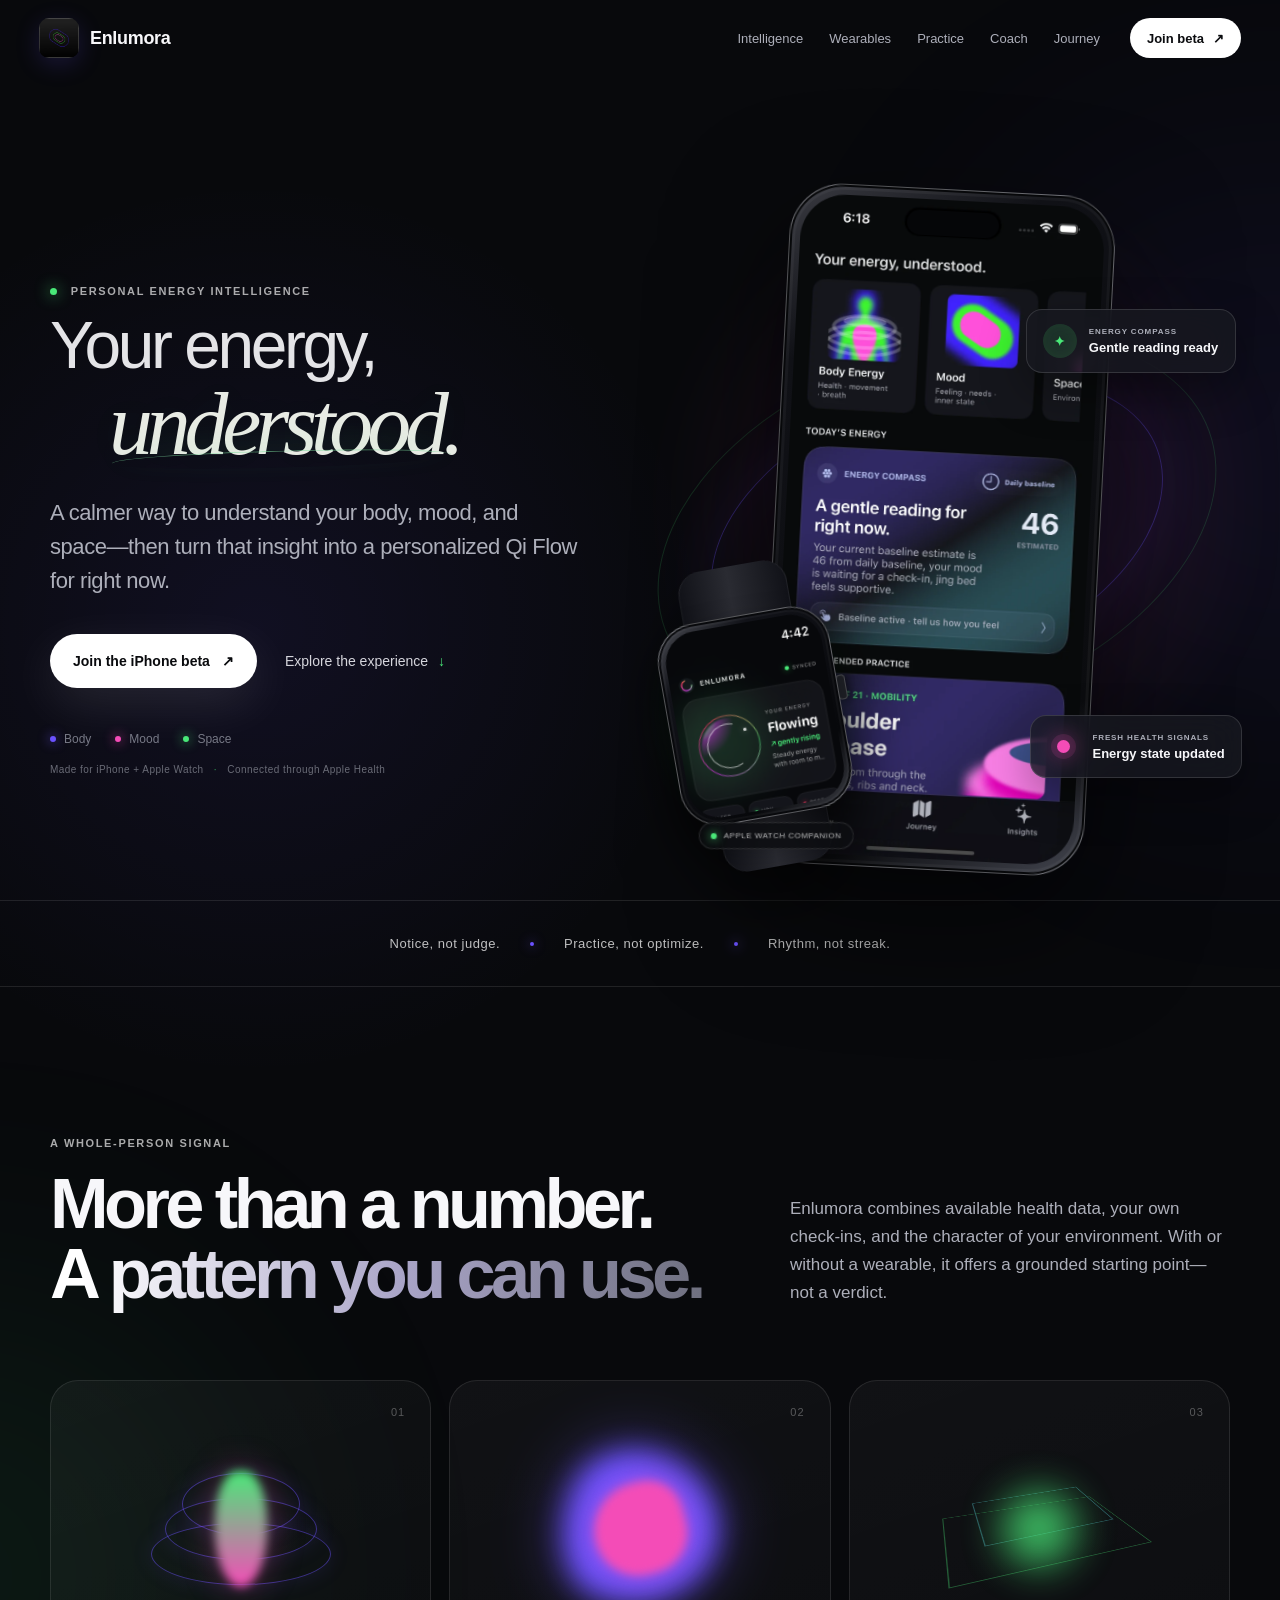
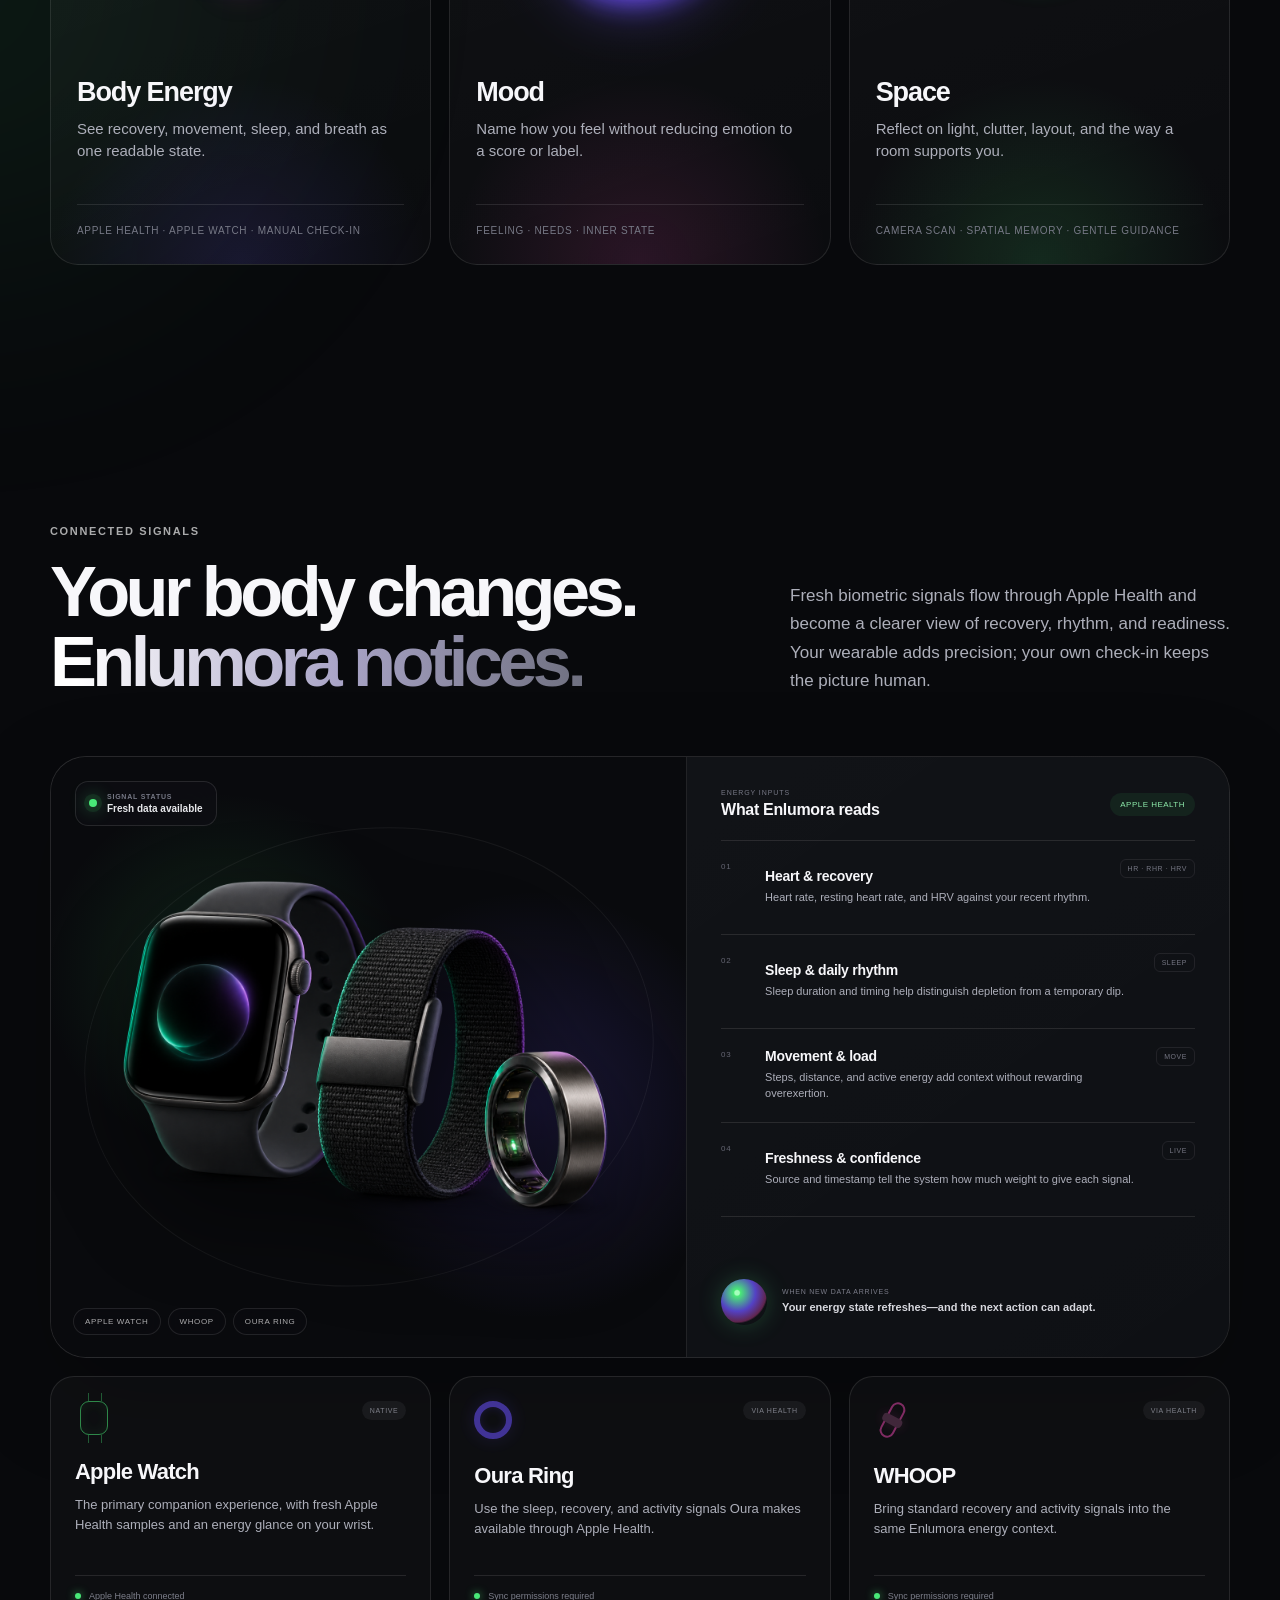
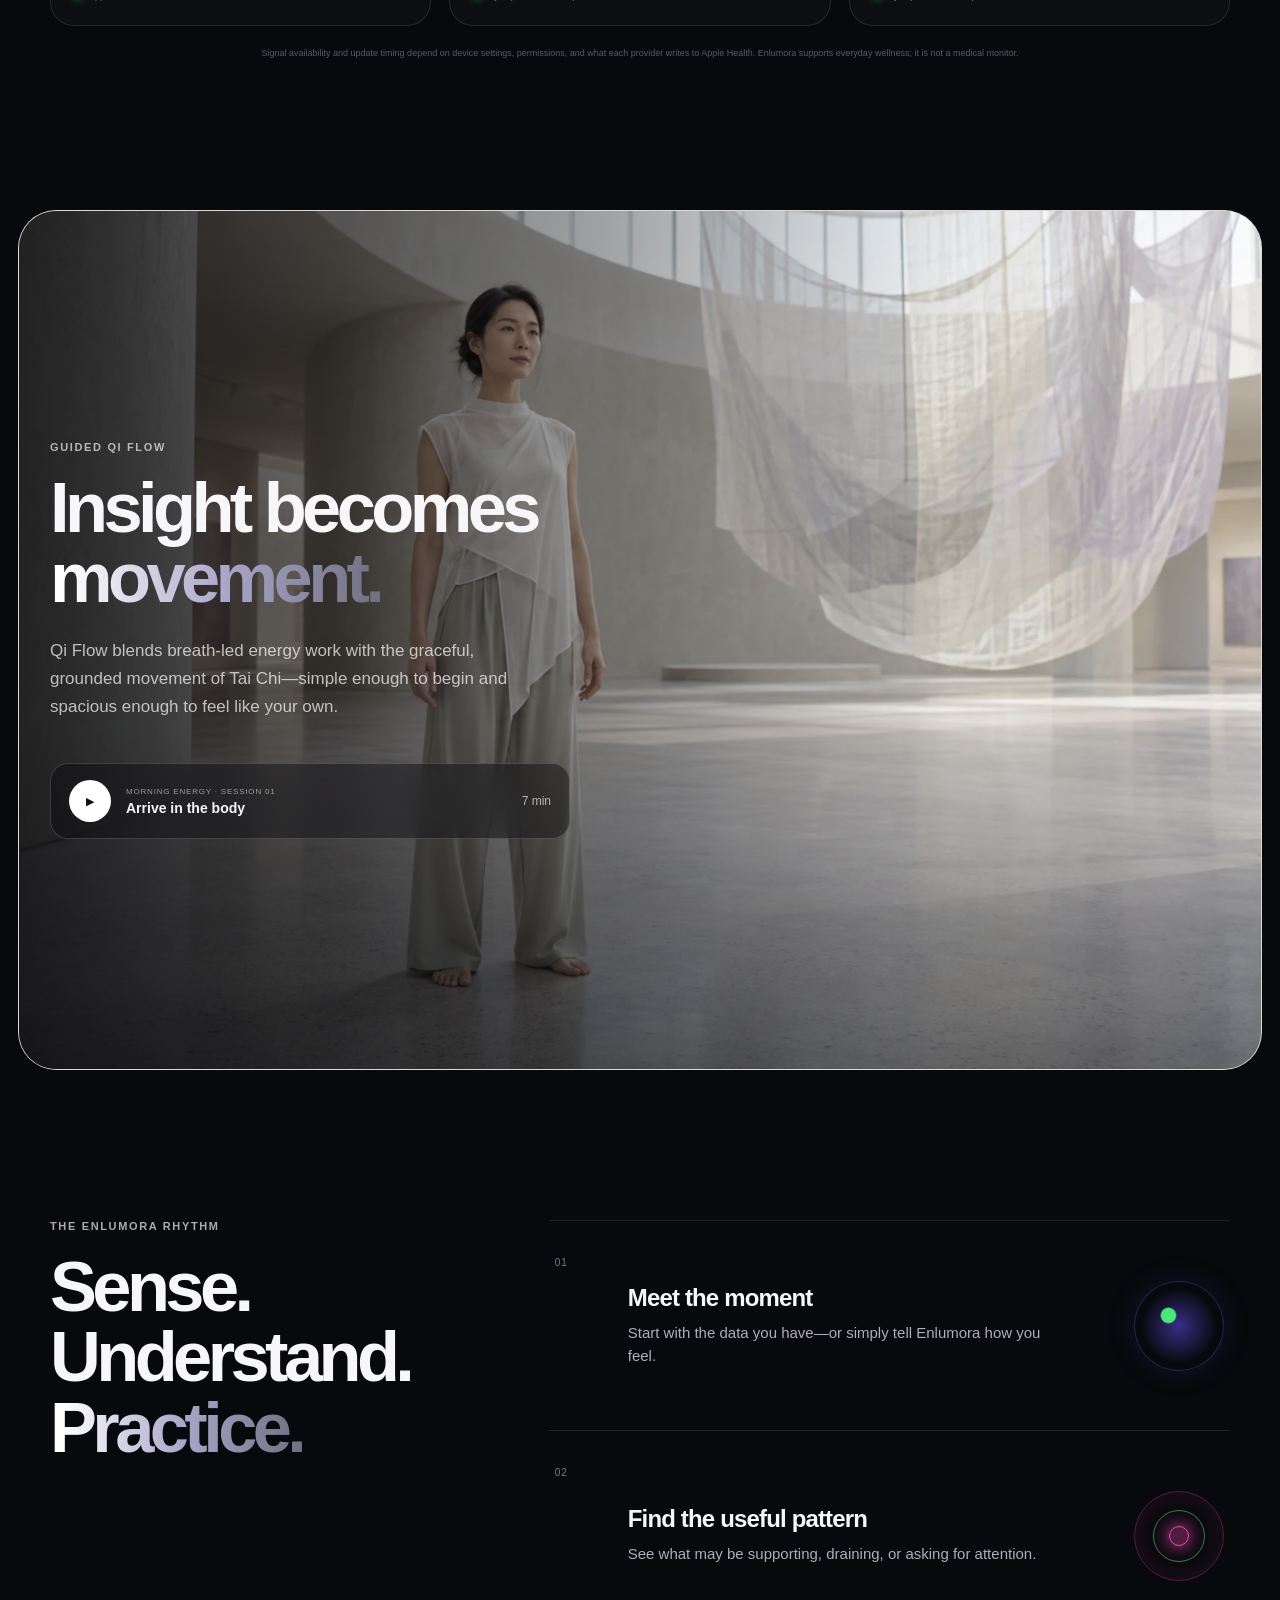
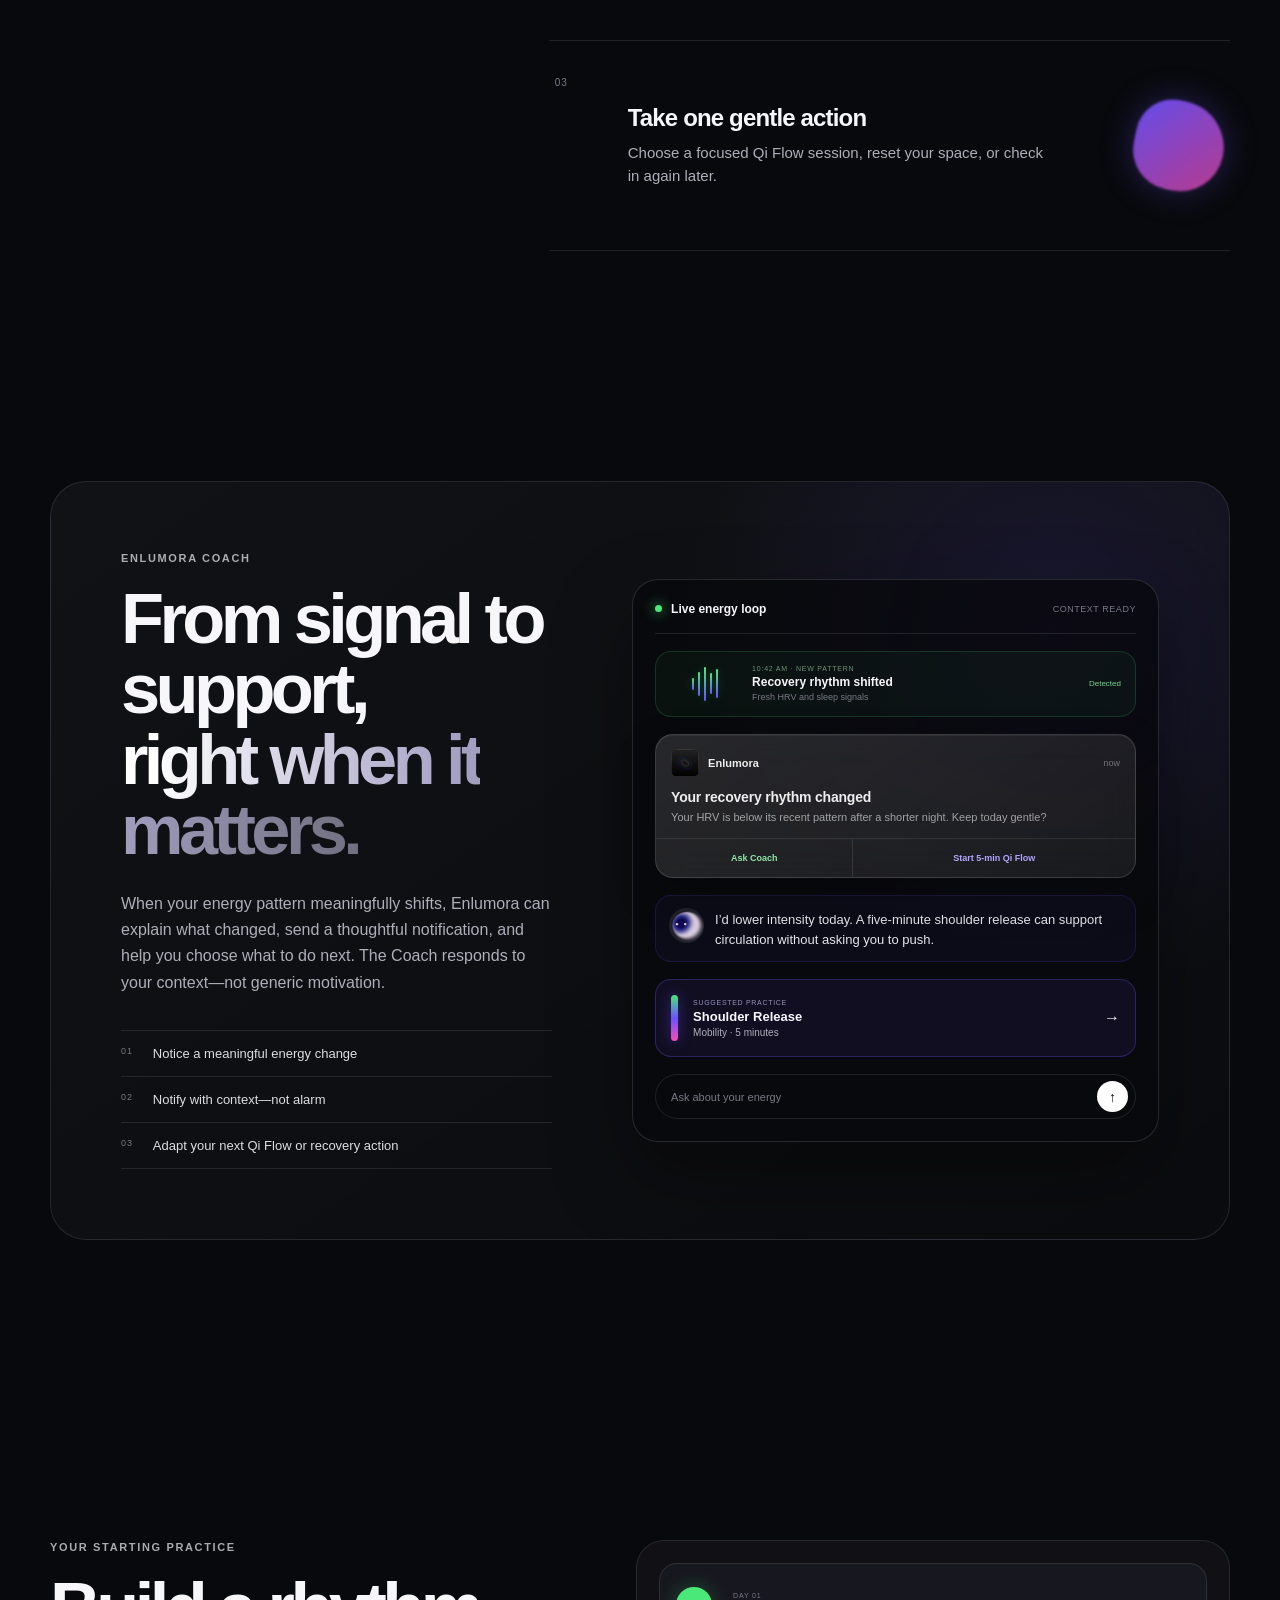
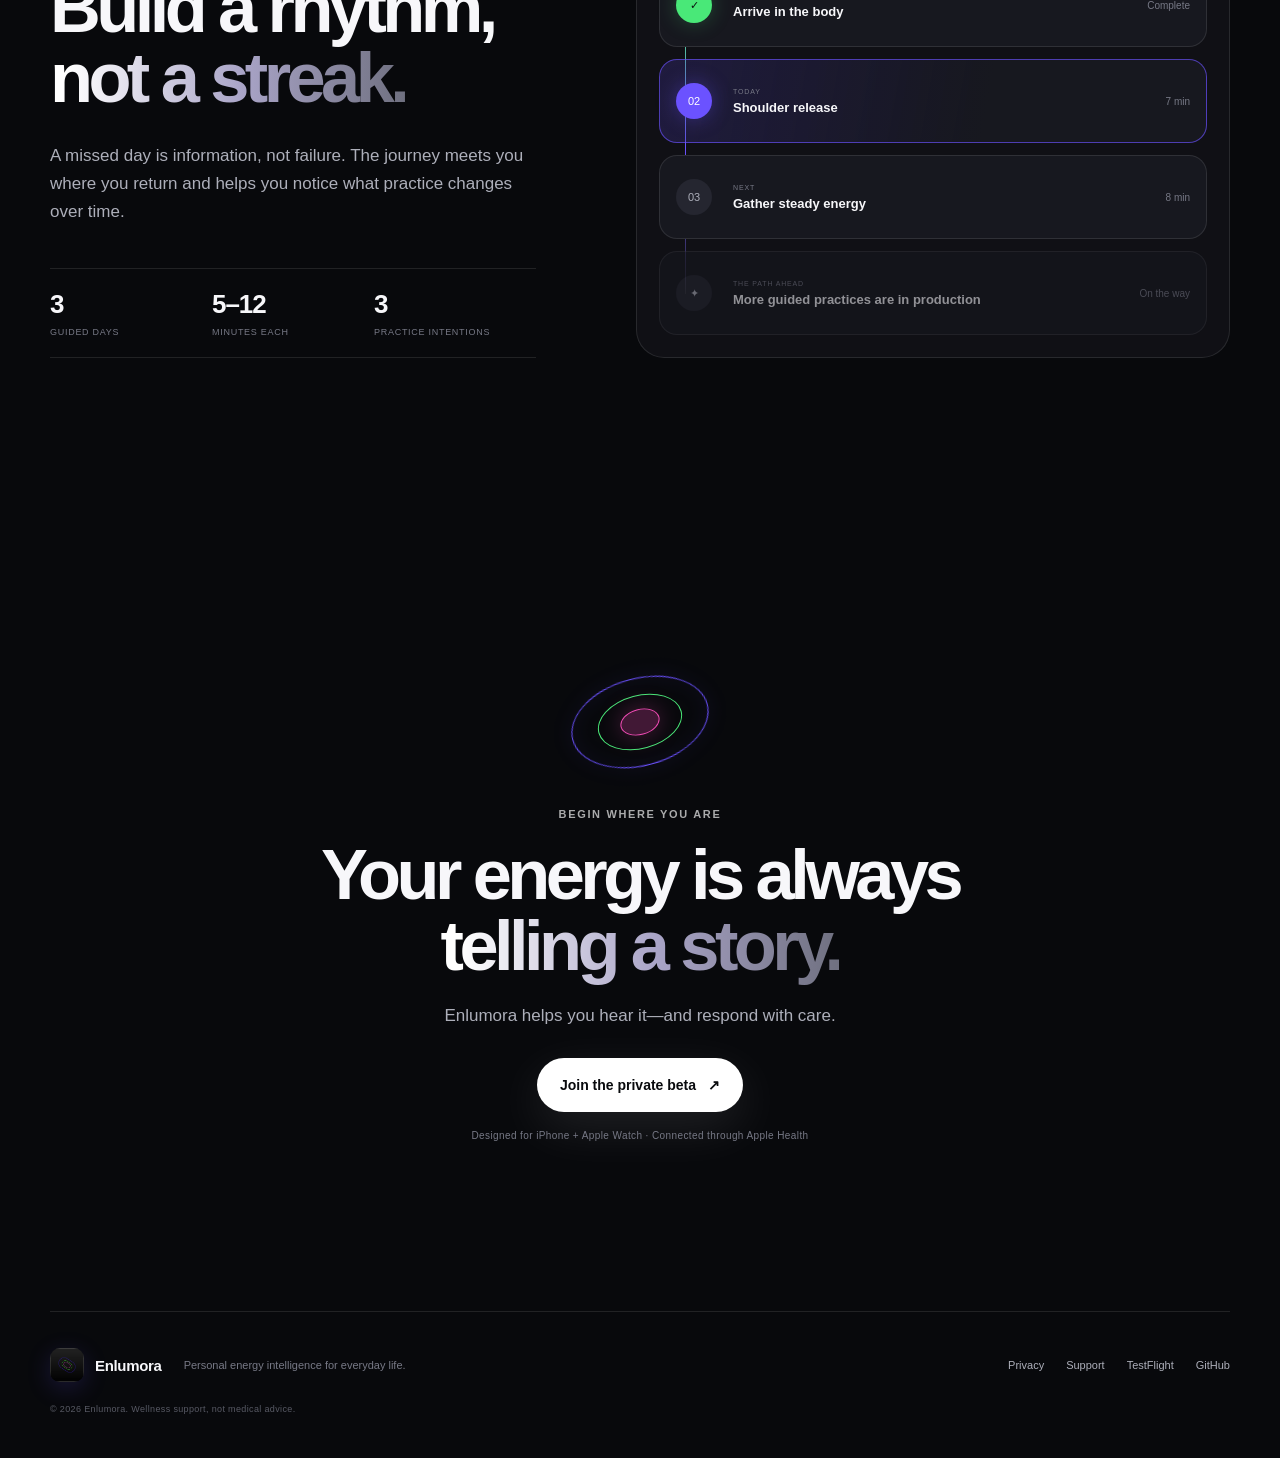
<file: index.html>
<!doctype html>
<html lang="en">
<head>
  <meta charset="utf-8">
  <meta name="viewport" content="width=device-width, initial-scale=1">
  <title>Enlumora — Your energy, understood.</title>
  <meta name="description" content="Enlumora brings body, mood, space, and Qi Flow into one personal energy intelligence system.">
  <meta name="theme-color" content="#08090c">
  <meta property="og:type" content="website">
  <meta property="og:title" content="Enlumora — Your energy, understood.">
  <meta property="og:description" content="Understand your patterns. Choose a gentle next step. Build a practice that fits your real life.">
  <meta property="og:url" content="https://enlumra.site/">
  <meta property="og:image" content="https://enlumra.site/assets/qi-flow-morning.webp">
  <meta name="twitter:card" content="summary_large_image">
  <link rel="canonical" href="https://enlumra.site/">
  <link rel="icon" href="assets/app-icon.webp">
  <link rel="stylesheet" href="styles.css">
</head>
<body>
  <div class="page-glow page-glow--violet" aria-hidden="true"></div>
  <div class="page-glow page-glow--green" aria-hidden="true"></div>

  <header class="site-header" data-header>
    <a class="brand" href="#top" aria-label="Enlumora home">
      <img src="assets/app-icon.webp" alt="" width="40" height="40">
      <span>Enlumora</span>
    </a>
    <nav class="desktop-nav" aria-label="Main navigation">
      <a href="#intelligence">Intelligence</a>
      <a href="#wearables">Wearables</a>
      <a href="#practice">Practice</a>
      <a href="#coach">Coach</a>
      <a href="#journey">Journey</a>
    </nav>
    <a class="nav-cta" href="https://testflight.apple.com/join/pq1HumvR" target="_blank" rel="noreferrer">Join beta <span>↗</span></a>
    <button class="menu-button" type="button" aria-label="Open menu" aria-expanded="false" data-menu-button>
      <span></span><span></span>
    </button>
    <div class="mobile-menu" data-mobile-menu>
      <a href="#intelligence">Intelligence</a>
      <a href="#wearables">Wearables</a>
      <a href="#practice">Practice</a>
      <a href="#coach">Coach</a>
      <a href="#journey">Journey</a>
      <a href="https://testflight.apple.com/join/pq1HumvR" target="_blank" rel="noreferrer">Join the beta ↗</a>
    </div>
  </header>

  <main id="top">
    <section class="hero shell">
      <div class="hero-copy reveal">
        <p class="eyebrow"><span class="eyebrow-dot"></span> Personal energy intelligence</p>
        <h1 class="hero-title">
          <span class="hero-title__quiet">Your energy,</span>
          <span class="hero-title__flow">understood.</span>
        </h1>
        <p class="hero-lede">A calmer way to understand your body, mood, and space—then turn that insight into a personalized Qi Flow for right now.</p>
        <div class="hero-actions">
          <a class="button button--primary" href="https://testflight.apple.com/join/pq1HumvR" target="_blank" rel="noreferrer">Join the iPhone beta <span>↗</span></a>
          <a class="text-link" href="#intelligence">Explore the experience <span>↓</span></a>
        </div>
        <div class="signal-row" aria-label="Three energy signals">
          <span><i class="signal-dot signal-dot--purple"></i>Body</span>
          <span><i class="signal-dot signal-dot--pink"></i>Mood</span>
          <span><i class="signal-dot signal-dot--green"></i>Space</span>
        </div>
        <p class="hero-device-note">Made for iPhone + Apple Watch <span>·</span> Connected through Apple Health</p>
      </div>

      <div class="hero-visual reveal reveal--delay" aria-label="Enlumora app preview">
        <div class="energy-orbit energy-orbit--one"></div>
        <div class="energy-orbit energy-orbit--two"></div>
        <div class="phone">
          <div class="phone-frame">
            <div class="phone-speaker"></div>
            <img src="assets/enlumora-app-home.webp" alt="Enlumora energy home screen" width="720" height="1561">
          </div>
        </div>
        <div class="watch-companion" aria-label="Enlumora Apple Watch companion preview">
          <div class="watch-hardware" aria-hidden="true">
            <span class="watch-band watch-band--top"></span>
            <span class="watch-band watch-band--bottom"></span>
            <div class="watch-case">
              <img src="assets/enlumora-watch-ui.png" alt="" width="374" height="446">
            </div>
            <i class="watch-crown"></i>
          </div>
          <span><i></i> Apple Watch companion</span>
        </div>
        <div class="floating-chip floating-chip--top">
          <span class="chip-icon">✦</span>
          <span><small>ENERGY COMPASS</small>Gentle reading ready</span>
        </div>
        <div class="floating-chip floating-chip--bottom">
          <span class="chip-pulse"></span>
          <span><small>FRESH HEALTH SIGNALS</small>Energy state updated</span>
        </div>
      </div>
    </section>

    <section class="principle-strip" aria-label="Enlumora principle">
      <p>Notice, not judge.</p><i></i><p>Practice, not optimize.</p><i></i><p>Rhythm, not streak.</p>
    </section>

    <section class="section shell" id="intelligence">
      <div class="section-heading reveal">
        <p class="eyebrow">A whole-person signal</p>
        <h2>More than a number.<br><span>A pattern you can use.</span></h2>
        <p>Enlumora combines available health data, your own check-ins, and the character of your environment. With or without a wearable, it offers a grounded starting point—not a verdict.</p>
      </div>

      <div class="signal-grid">
        <article class="signal-card signal-card--purple reveal">
          <div class="signal-art signal-art--body" aria-hidden="true"><i></i><i></i><i></i><b></b></div>
          <div class="card-number">01</div>
          <h3>Body Energy</h3>
          <p>See recovery, movement, sleep, and breath as one readable state.</p>
          <span class="card-meta">Apple Health · Apple Watch · Manual check-in</span>
        </article>
        <article class="signal-card signal-card--pink reveal reveal--delay-small">
          <div class="signal-art signal-art--mood" aria-hidden="true"><i></i><b></b></div>
          <div class="card-number">02</div>
          <h3>Mood</h3>
          <p>Name how you feel without reducing emotion to a score or label.</p>
          <span class="card-meta">Feeling · Needs · Inner state</span>
        </article>
        <article class="signal-card signal-card--green reveal reveal--delay">
          <div class="signal-art signal-art--space" aria-hidden="true"><i></i><i></i><b></b></div>
          <div class="card-number">03</div>
          <h3>Space</h3>
          <p>Reflect on light, clutter, layout, and the way a room supports you.</p>
          <span class="card-meta">Camera scan · Spatial memory · Gentle guidance</span>
        </article>
      </div>
    </section>

    <section class="section wearable-section shell" id="wearables">
      <div class="section-heading wearable-heading reveal">
        <p class="eyebrow">Connected signals</p>
        <h2>Your body changes.<br><span>Enlumora notices.</span></h2>
        <p>Fresh biometric signals flow through Apple Health and become a clearer view of recovery, rhythm, and readiness. Your wearable adds precision; your own check-in keeps the picture human.</p>
      </div>

      <div class="wearable-stage reveal">
        <div class="wearable-visual">
          <div class="live-badge"><i></i><span><small>SIGNAL STATUS</small>Fresh data available</span></div>
          <img src="assets/enlumora-wearables-family.png" alt="A smartwatch, screenless recovery band, and smart ring supported by Enlumora" width="1500" height="1000">
          <div class="device-labels" aria-label="Supported wearable families">
            <span>Apple Watch</span>
            <span>WHOOP</span>
            <span>Oura Ring</span>
          </div>
        </div>

        <div class="signal-reader" aria-label="Health signals Enlumora can interpret">
          <div class="signal-reader__head">
            <div><small>ENERGY INPUTS</small><strong>What Enlumora reads</strong></div>
            <span>Apple Health</span>
          </div>
          <div class="biometric-list">
            <article>
              <span class="biometric-index">01</span>
              <div><h3>Heart &amp; recovery</h3><p>Heart rate, resting heart rate, and HRV against your recent rhythm.</p></div>
              <em>HR · RHR · HRV</em>
            </article>
            <article>
              <span class="biometric-index">02</span>
              <div><h3>Sleep &amp; daily rhythm</h3><p>Sleep duration and timing help distinguish depletion from a temporary dip.</p></div>
              <em>SLEEP</em>
            </article>
            <article>
              <span class="biometric-index">03</span>
              <div><h3>Movement &amp; load</h3><p>Steps, distance, and active energy add context without rewarding overexertion.</p></div>
              <em>MOVE</em>
            </article>
            <article>
              <span class="biometric-index">04</span>
              <div><h3>Freshness &amp; confidence</h3><p>Source and timestamp tell the system how much weight to give each signal.</p></div>
              <em>LIVE</em>
            </article>
          </div>
          <div class="energy-refresh">
            <span class="refresh-orb" aria-hidden="true"></span>
            <div><small>WHEN NEW DATA ARRIVES</small><strong>Your energy state refreshes—and the next action can adapt.</strong></div>
          </div>
        </div>
      </div>

      <div class="compatibility-grid reveal">
        <article>
          <div class="compatibility-top"><span class="device-glyph device-glyph--watch" aria-hidden="true"></span><em>Native</em></div>
          <h3>Apple Watch</h3>
          <p>The primary companion experience, with fresh Apple Health samples and an energy glance on your wrist.</p>
          <span class="compatibility-status"><i></i> Apple Health connected</span>
        </article>
        <article>
          <div class="compatibility-top"><span class="device-glyph device-glyph--ring" aria-hidden="true"></span><em>Via Health</em></div>
          <h3>Oura Ring</h3>
          <p>Use the sleep, recovery, and activity signals Oura makes available through Apple Health.</p>
          <span class="compatibility-status"><i></i> Sync permissions required</span>
        </article>
        <article>
          <div class="compatibility-top"><span class="device-glyph device-glyph--band" aria-hidden="true"></span><em>Via Health</em></div>
          <h3>WHOOP</h3>
          <p>Bring standard recovery and activity signals into the same Enlumora energy context.</p>
          <span class="compatibility-status"><i></i> Sync permissions required</span>
        </article>
      </div>
      <p class="wearable-footnote">Signal availability and update timing depend on device settings, permissions, and what each provider writes to Apple Health. Enlumora supports everyday wellness; it is not a medical monitor.</p>
    </section>

    <section class="practice-section" id="practice">
      <div class="practice-media">
        <video autoplay muted loop playsinline poster="assets/qi-flow-morning.webp" aria-label="Morning Qi Flow practice preview">
          <source src="assets/morning-qi-flow.mp4" type="video/mp4">
        </video>
        <div class="practice-overlay"></div>
        <div class="practice-caption shell reveal">
          <p class="eyebrow">Guided Qi Flow</p>
          <h2>Insight becomes<br><span>movement.</span></h2>
          <p>Qi Flow blends breath-led energy work with the graceful, grounded movement of Tai Chi—simple enough to begin and spacious enough to feel like your own.</p>
          <div class="practice-controls" aria-hidden="true">
            <span class="play-icon">▶</span>
            <div><small>MORNING ENERGY · SESSION 01</small><strong>Arrive in the body</strong></div>
            <span class="duration">7 min</span>
          </div>
        </div>
      </div>
    </section>

    <section class="section shell method-section">
      <div class="section-heading section-heading--compact reveal">
        <p class="eyebrow">The Enlumora rhythm</p>
        <h2>Sense. Understand.<br><span>Practice.</span></h2>
      </div>
      <div class="method-list">
        <article class="method-row reveal">
          <span class="method-index">01</span>
          <div><h3>Meet the moment</h3><p>Start with the data you have—or simply tell Enlumora how you feel.</p></div>
          <div class="method-symbol method-symbol--sense" aria-hidden="true"></div>
        </article>
        <article class="method-row reveal">
          <span class="method-index">02</span>
          <div><h3>Find the useful pattern</h3><p>See what may be supporting, draining, or asking for attention.</p></div>
          <div class="method-symbol method-symbol--understand" aria-hidden="true"></div>
        </article>
        <article class="method-row reveal">
          <span class="method-index">03</span>
          <div><h3>Take one gentle action</h3><p>Choose a focused Qi Flow session, reset your space, or check in again later.</p></div>
          <div class="method-symbol method-symbol--practice" aria-hidden="true"></div>
        </article>
      </div>
    </section>

    <section class="coach-section shell" id="coach">
      <div class="coach-panel reveal">
        <div class="coach-copy">
          <p class="eyebrow">Enlumora Coach</p>
          <h2>From signal to support,<br><span>right when it matters.</span></h2>
          <p>When your energy pattern meaningfully shifts, Enlumora can explain what changed, send a thoughtful notification, and help you choose what to do next. The Coach responds to your context—not generic motivation.</p>
          <ul class="coach-features">
            <li><span>01</span> Notice a meaningful energy change</li>
            <li><span>02</span> Notify with context—not alarm</li>
            <li><span>03</span> Adapt your next Qi Flow or recovery action</li>
          </ul>
        </div>
        <div class="coach-demo" aria-label="Personalized energy notification and Enlumora Coach response preview">
          <div class="coach-status"><span></span> Live energy loop <small>Context ready</small></div>
          <div class="coach-trigger">
            <span class="trigger-wave" aria-hidden="true"><i></i><i></i><i></i><i></i><i></i></span>
            <div><small>10:42 AM · NEW PATTERN</small><strong>Recovery rhythm shifted</strong><p>Fresh HRV and sleep signals</p></div>
            <em>Detected</em>
          </div>
          <div class="notification-preview">
            <div class="notification-head"><img src="assets/app-icon.webp" alt="" width="30" height="30"><strong>Enlumora</strong><span>now</span></div>
            <h3>Your recovery rhythm changed</h3>
            <p>Your HRV is below its recent pattern after a shorter night. Keep today gentle?</p>
            <div class="notification-actions"><span>Ask Coach</span><span>Start 5-min Qi Flow</span></div>
          </div>
          <div class="message message--coach message--coach-context">
            <img src="assets/coach.webp" alt="" width="42" height="42">
            <p>I’d lower intensity today. A five-minute shoulder release can support circulation without asking you to push.</p>
          </div>
          <div class="suggestion-card">
            <span class="suggestion-mark"></span>
            <div><small>SUGGESTED PRACTICE</small><strong>Shoulder Release</strong><p>Mobility · 5 minutes</p></div>
            <span>→</span>
          </div>
          <div class="coach-input">Ask about your energy <span>↑</span></div>
        </div>
      </div>
    </section>

    <section class="section shell" id="journey">
      <div class="journey-grid">
        <div class="journey-copy reveal">
          <p class="eyebrow">Your starting practice</p>
          <h2>Build a rhythm,<br><span>not a streak.</span></h2>
          <p>A missed day is information, not failure. The journey meets you where you return and helps you notice what practice changes over time.</p>
          <div class="journey-stats">
            <div><strong>3</strong><span>guided days</span></div>
            <div><strong>5–12</strong><span>minutes each</span></div>
            <div><strong>3</strong><span>practice intentions</span></div>
          </div>
        </div>
        <div class="journey-path reveal reveal--delay">
          <div class="path-line"></div>
          <div class="path-item path-item--done"><span>✓</span><div><small>DAY 01</small><strong>Arrive in the body</strong></div><em>Complete</em></div>
          <div class="path-item path-item--current"><span>02</span><div><small>TODAY</small><strong>Shoulder release</strong></div><em>7 min</em></div>
          <div class="path-item"><span>03</span><div><small>NEXT</small><strong>Gather steady energy</strong></div><em>8 min</em></div>
          <div class="path-item path-item--locked"><span>✦</span><div><small>THE PATH AHEAD</small><strong>More guided practices are in production</strong></div><em>On the way</em></div>
        </div>
      </div>
    </section>

    <section class="final-cta shell reveal">
      <div class="final-mark" aria-hidden="true"><i></i><i></i><i></i></div>
      <p class="eyebrow">Begin where you are</p>
      <h2>Your energy is always<br><span>telling a story.</span></h2>
      <p>Enlumora helps you hear it—and respond with care.</p>
      <a class="button button--primary" href="https://testflight.apple.com/join/pq1HumvR" target="_blank" rel="noreferrer">Join the private beta <span>↗</span></a>
      <small>Designed for iPhone + Apple Watch · Connected through Apple Health</small>
    </section>
  </main>

  <footer class="site-footer shell">
    <a class="brand brand--footer" href="#top"><img src="assets/app-icon.webp" alt="" width="34" height="34"><span>Enlumora</span></a>
    <p>Personal energy intelligence for everyday life.</p>
    <div class="footer-links">
      <a href="privacy.html">Privacy</a>
      <a href="support.html">Support</a>
      <a href="https://testflight.apple.com/join/pq1HumvR" target="_blank" rel="noreferrer">TestFlight</a>
      <a href="https://github.com/artjing/enlumora-site" target="_blank" rel="noreferrer">GitHub</a>
    </div>
    <small>© <span data-year></span> Enlumora. Wellness support, not medical advice.</small>
  </footer>

  <script src="script.js"></script>
</body>
</html>
</file>
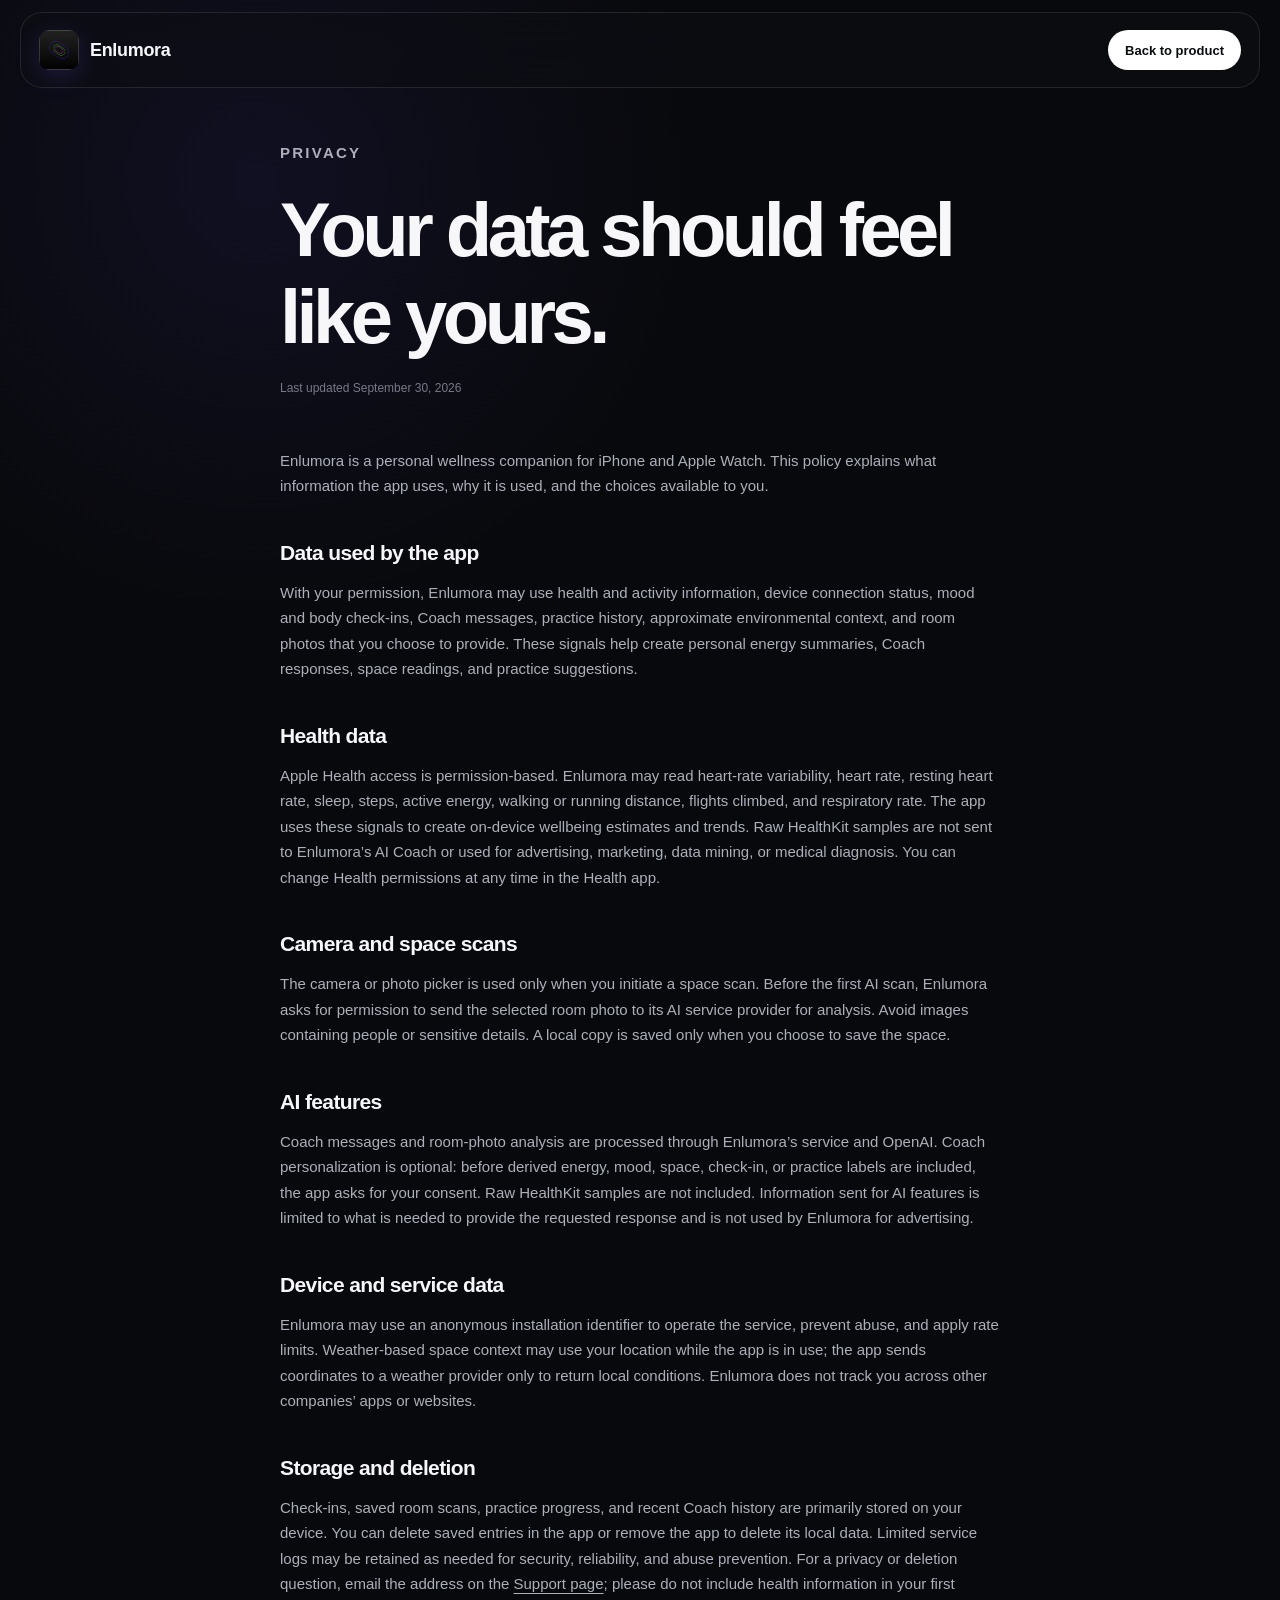
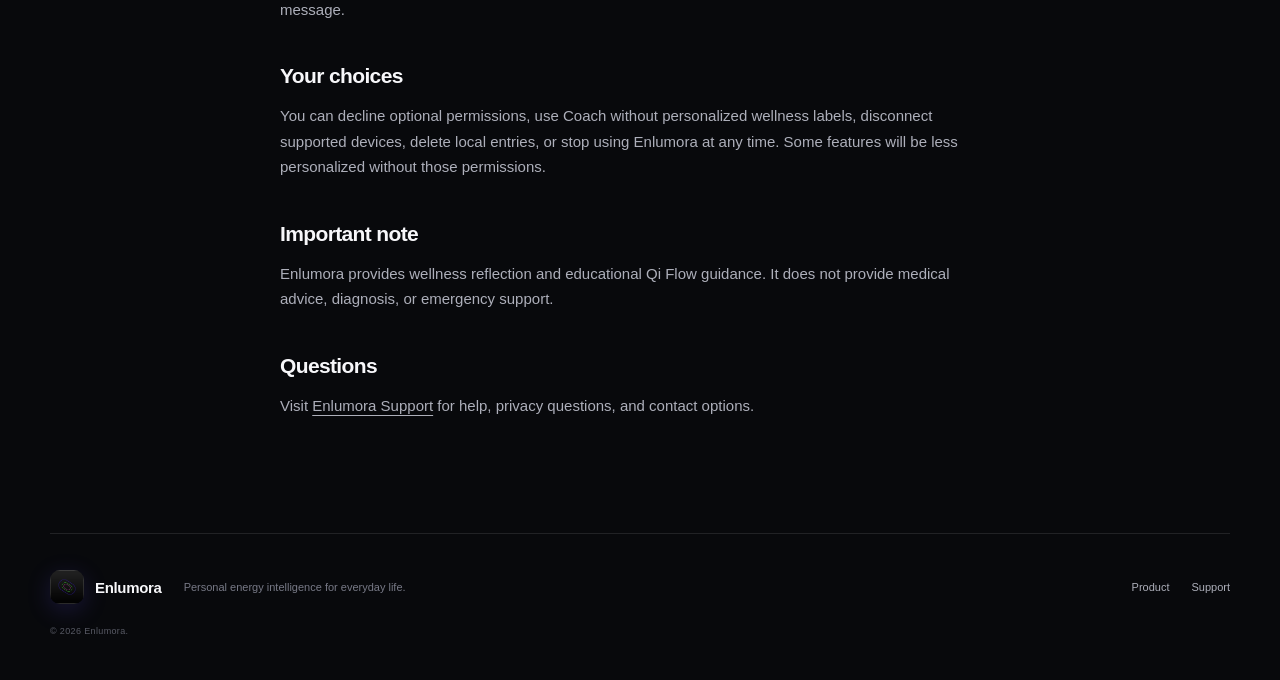
<file: privacy.html>
<!doctype html>
<html lang="en">
<head>
  <meta charset="utf-8">
  <meta name="viewport" content="width=device-width, initial-scale=1">
  <title>Privacy — Enlumora</title>
  <meta name="description" content="Enlumora privacy overview.">
  <meta name="theme-color" content="#08090c">
  <link rel="icon" href="assets/app-icon.webp">
  <link rel="stylesheet" href="styles.css">
</head>
<body>
  <header class="site-header is-scrolled">
    <a class="brand" href="index.html"><img src="assets/app-icon.webp" alt="" width="40" height="40"><span>Enlumora</span></a>
    <a class="nav-cta" href="index.html">Back to product</a>
  </header>
  <main class="privacy-page">
    <article class="privacy-copy">
      <p class="eyebrow">Privacy</p>
      <h1>Your data should feel like yours.</h1>
      <p class="updated">Last updated September 30, 2026</p>

      <p>Enlumora is a personal wellness companion for iPhone and Apple Watch. This policy explains what information the app uses, why it is used, and the choices available to you.</p>

      <h2>Data used by the app</h2>
      <p>With your permission, Enlumora may use health and activity information, device connection status, mood and body check-ins, Coach messages, practice history, approximate environmental context, and room photos that you choose to provide. These signals help create personal energy summaries, Coach responses, space readings, and practice suggestions.</p>

      <h2>Health data</h2>
      <p>Apple Health access is permission-based. Enlumora may read heart-rate variability, heart rate, resting heart rate, sleep, steps, active energy, walking or running distance, flights climbed, and respiratory rate. The app uses these signals to create on-device wellbeing estimates and trends. Raw HealthKit samples are not sent to Enlumora’s AI Coach or used for advertising, marketing, data mining, or medical diagnosis. You can change Health permissions at any time in the Health app.</p>

      <h2>Camera and space scans</h2>
      <p>The camera or photo picker is used only when you initiate a space scan. Before the first AI scan, Enlumora asks for permission to send the selected room photo to its AI service provider for analysis. Avoid images containing people or sensitive details. A local copy is saved only when you choose to save the space.</p>

      <h2>AI features</h2>
      <p>Coach messages and room-photo analysis are processed through Enlumora’s service and OpenAI. Coach personalization is optional: before derived energy, mood, space, check-in, or practice labels are included, the app asks for your consent. Raw HealthKit samples are not included. Information sent for AI features is limited to what is needed to provide the requested response and is not used by Enlumora for advertising.</p>

      <h2>Device and service data</h2>
      <p>Enlumora may use an anonymous installation identifier to operate the service, prevent abuse, and apply rate limits. Weather-based space context may use your location while the app is in use; the app sends coordinates to a weather provider only to return local conditions. Enlumora does not track you across other companies’ apps or websites.</p>

      <h2>Storage and deletion</h2>
      <p>Check-ins, saved room scans, practice progress, and recent Coach history are primarily stored on your device. You can delete saved entries in the app or remove the app to delete its local data. Limited service logs may be retained as needed for security, reliability, and abuse prevention. For a privacy or deletion question, email the address on the <a href="support.html">Support page</a>; please do not include health information in your first message.</p>

      <h2>Your choices</h2>
      <p>You can decline optional permissions, use Coach without personalized wellness labels, disconnect supported devices, delete local entries, or stop using Enlumora at any time. Some features will be less personalized without those permissions.</p>

      <h2>Important note</h2>
      <p>Enlumora provides wellness reflection and educational Qi Flow guidance. It does not provide medical advice, diagnosis, or emergency support.</p>

      <h2>Questions</h2>
      <p>Visit <a href="support.html">Enlumora Support</a> for help, privacy questions, and contact options.</p>
    </article>
  </main>
  <footer class="site-footer shell">
    <a class="brand brand--footer" href="index.html"><img src="assets/app-icon.webp" alt="" width="34" height="34"><span>Enlumora</span></a>
    <p>Personal energy intelligence for everyday life.</p>
    <div class="footer-links"><a href="index.html">Product</a><a href="support.html">Support</a></div>
    <small>© <span data-year></span> Enlumora.</small>
  </footer>
  <script src="script.js"></script>
</body>
</html>
</file>
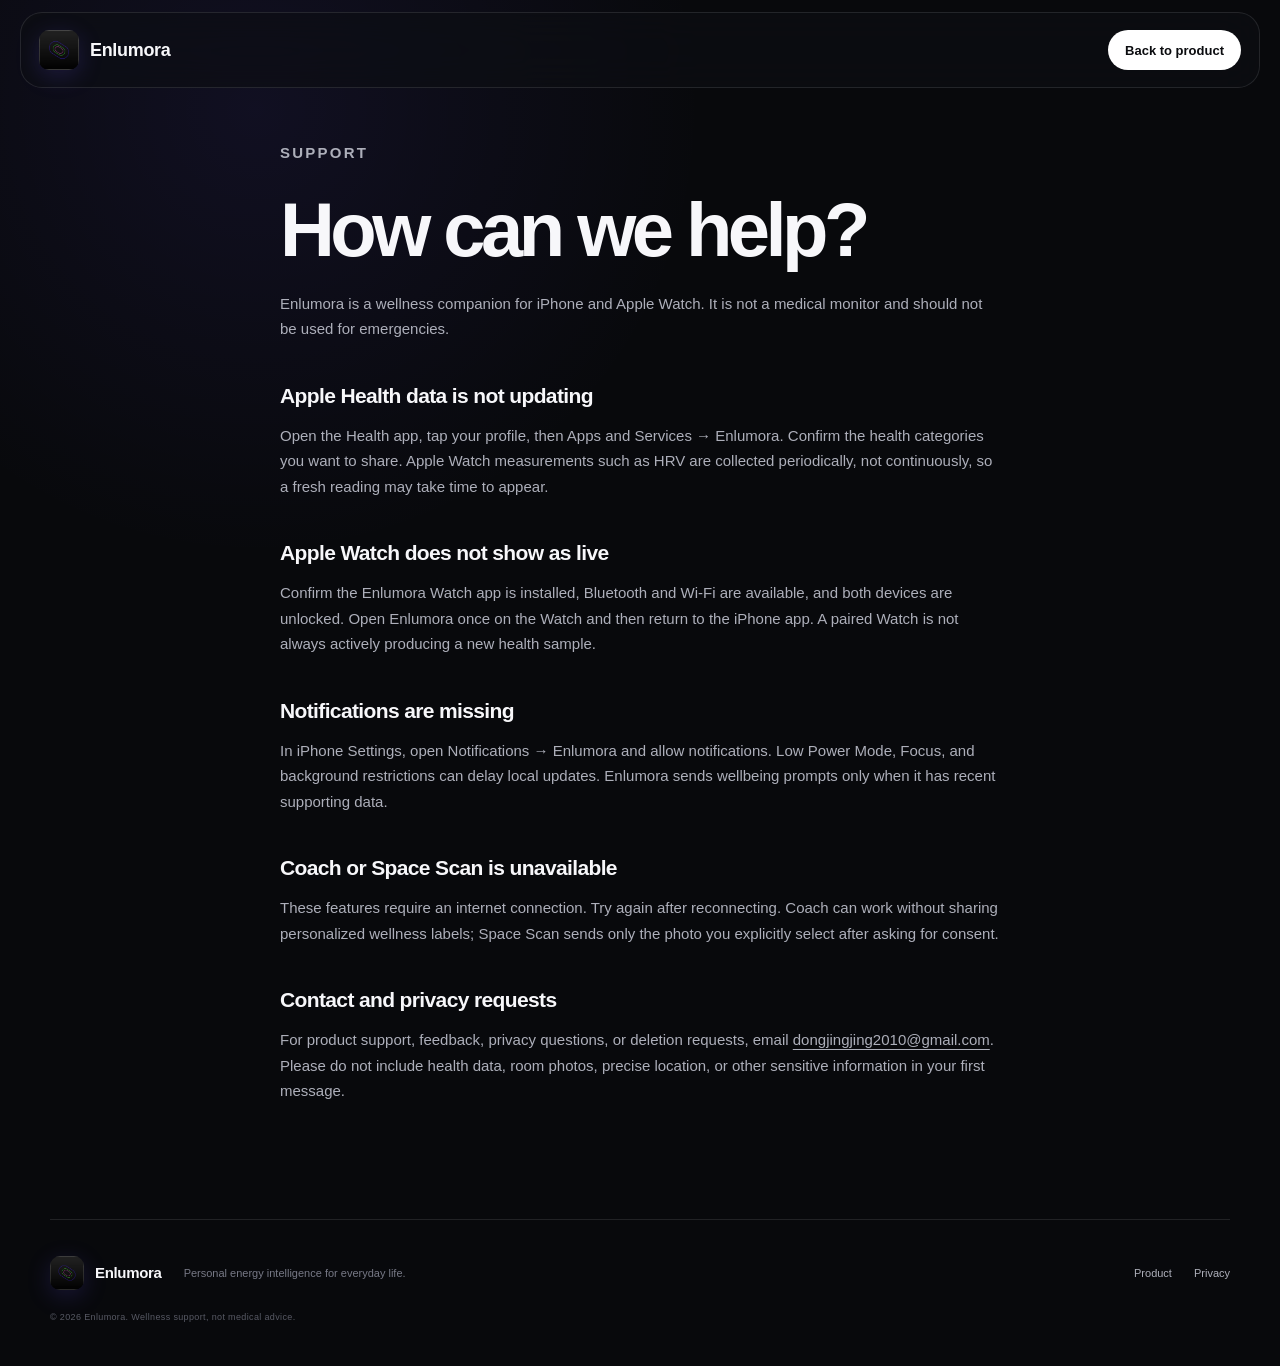
<file: support.html>
<!doctype html>
<html lang="en">
<head>
  <meta charset="utf-8">
  <meta name="viewport" content="width=device-width, initial-scale=1">
  <title>Support — Enlumora</title>
  <meta name="description" content="Help and support for Enlumora on iPhone and Apple Watch.">
  <meta name="theme-color" content="#08090c">
  <link rel="icon" href="assets/app-icon.webp">
  <link rel="stylesheet" href="styles.css">
</head>
<body>
  <header class="site-header is-scrolled">
    <a class="brand" href="index.html"><img src="assets/app-icon.webp" alt="" width="40" height="40"><span>Enlumora</span></a>
    <a class="nav-cta" href="index.html">Back to product</a>
  </header>
  <main class="privacy-page">
    <article class="privacy-copy">
      <p class="eyebrow">Support</p>
      <h1>How can we help?</h1>
      <p>Enlumora is a wellness companion for iPhone and Apple Watch. It is not a medical monitor and should not be used for emergencies.</p>

      <h2>Apple Health data is not updating</h2>
      <p>Open the Health app, tap your profile, then Apps and Services → Enlumora. Confirm the health categories you want to share. Apple Watch measurements such as HRV are collected periodically, not continuously, so a fresh reading may take time to appear.</p>

      <h2>Apple Watch does not show as live</h2>
      <p>Confirm the Enlumora Watch app is installed, Bluetooth and Wi-Fi are available, and both devices are unlocked. Open Enlumora once on the Watch and then return to the iPhone app. A paired Watch is not always actively producing a new health sample.</p>

      <h2>Notifications are missing</h2>
      <p>In iPhone Settings, open Notifications → Enlumora and allow notifications. Low Power Mode, Focus, and background restrictions can delay local updates. Enlumora sends wellbeing prompts only when it has recent supporting data.</p>

      <h2>Coach or Space Scan is unavailable</h2>
      <p>These features require an internet connection. Try again after reconnecting. Coach can work without sharing personalized wellness labels; Space Scan sends only the photo you explicitly select after asking for consent.</p>

      <h2>Contact and privacy requests</h2>
      <p>For product support, feedback, privacy questions, or deletion requests, email <a href="mailto:dongjingjing2010@gmail.com">dongjingjing2010@gmail.com</a>. Please do not include health data, room photos, precise location, or other sensitive information in your first message.</p>
    </article>
  </main>
  <footer class="site-footer shell">
    <a class="brand brand--footer" href="index.html"><img src="assets/app-icon.webp" alt="" width="34" height="34"><span>Enlumora</span></a>
    <p>Personal energy intelligence for everyday life.</p>
    <div class="footer-links"><a href="index.html">Product</a><a href="privacy.html">Privacy</a></div>
    <small>© <span data-year></span> Enlumora. Wellness support, not medical advice.</small>
  </footer>
  <script src="script.js"></script>
</body>
</html>
</file>
<file: styles.css>
:root {
  color-scheme: dark;
  --bg: #08090c;
  --surface: #15161c;
  --surface-2: #1d1e26;
  --text: #f7f7fa;
  --muted: #adafba;
  --subtle: #777986;
  --line: rgba(255, 255, 255, .1);
  --purple: #6b52ff;
  --green: #49e878;
  --pink: #f44cb7;
  --cyan: #5ddeea;
  --gold: #d7c187;
  --shell: min(1180px, calc(100vw - 48px));
}

* { box-sizing: border-box; }

html { scroll-behavior: smooth; overflow-x: hidden; }

body {
  margin: 0;
  overflow-x: hidden;
  color: var(--text);
  background:
    radial-gradient(circle at 20% 8%, rgba(107, 82, 255, .09), transparent 28rem),
    var(--bg);
  font-family: Inter, ui-sans-serif, -apple-system, BlinkMacSystemFont, "SF Pro Display", "Segoe UI", sans-serif;
  -webkit-font-smoothing: antialiased;
}

a { color: inherit; text-decoration: none; }
img, video { display: block; max-width: 100%; }
button { font: inherit; }
.shell { width: var(--shell); margin-inline: auto; }

.page-glow {
  position: fixed;
  z-index: -1;
  width: 34rem;
  height: 34rem;
  border-radius: 50%;
  filter: blur(140px);
  opacity: .09;
  pointer-events: none;
}

.page-glow--violet { top: 20vh; right: -17rem; background: var(--purple); }
.page-glow--green { top: 145vh; left: -20rem; background: var(--green); }

.site-header {
  position: fixed;
  z-index: 100;
  top: 0;
  left: 50%;
  width: min(1240px, calc(100vw - 32px));
  height: 76px;
  padding: 0 18px;
  display: flex;
  align-items: center;
  justify-content: space-between;
  transform: translateX(-50%);
  border: 1px solid transparent;
  border-radius: 22px;
  transition: background .3s, border-color .3s, top .3s, backdrop-filter .3s;
}

.site-header.is-scrolled {
  top: 12px;
  background: rgba(13, 14, 18, .72);
  border-color: var(--line);
  backdrop-filter: blur(22px) saturate(150%);
}

.brand { display: inline-flex; align-items: center; gap: 11px; font-weight: 650; letter-spacing: -.02em; }
.brand img { border-radius: 10px; box-shadow: 0 6px 25px rgba(107, 82, 255, .18); }
.brand span { font-size: 18px; }

.desktop-nav { display: flex; align-items: center; gap: 26px; margin-left: auto; margin-right: 30px; }
.desktop-nav a { color: var(--muted); font-size: 13px; transition: color .2s; }
.desktop-nav a:hover { color: white; }

.nav-cta {
  height: 40px;
  padding: 0 17px;
  display: inline-flex;
  align-items: center;
  gap: 9px;
  border-radius: 999px;
  color: #0b0c0f;
  background: #fff;
  font-size: 13px;
  font-weight: 650;
}
.nav-cta span, .button span { transition: transform .2s; }
.nav-cta:hover span, .button:hover span { transform: translate(2px, -2px); }

.menu-button, .mobile-menu { display: none; }

.hero {
  min-height: 900px;
  padding-top: 160px;
  display: grid;
  grid-template-columns: minmax(0, .95fr) minmax(420px, 1.05fr);
  align-items: center;
  gap: 64px;
}

.eyebrow {
  margin: 0 0 20px;
  color: rgba(255,255,255,.66);
  font-size: 11px;
  font-weight: 700;
  letter-spacing: .15em;
  text-transform: uppercase;
}

.eyebrow-dot {
  width: 7px;
  height: 7px;
  margin-right: 9px;
  display: inline-block;
  border-radius: 50%;
  background: var(--green);
  box-shadow: 0 0 15px var(--green);
}

.hero h1, .section-heading h2, .practice-caption h2, .coach-copy h2, .journey-copy h2, .final-cta h2 {
  margin: 0;
  max-width: 850px;
  font-size: clamp(54px, 7.6vw, 104px);
  font-weight: 560;
  line-height: .94;
  letter-spacing: -.065em;
}

.section-heading h2 span, .practice-caption h2 span, .coach-copy h2 span, .journey-copy h2 span, .final-cta h2 span {
  color: transparent;
  background: linear-gradient(90deg, #fff 5%, #a9a4c7 54%, #6f7080);
  background-clip: text;
  -webkit-background-clip: text;
}

.hero .hero-title {
  max-width: 620px;
  font-size: clamp(54px, 6.6vw, 92px);
  font-weight: 520;
  line-height: .88;
  letter-spacing: -.062em;
}

.hero-title__quiet {
  display: block;
  color: rgba(247,247,250,.92);
  font-size: .78em;
  letter-spacing: -.052em;
}

.hero-title__flow {
  position: relative;
  display: block;
  width: max-content;
  max-width: 100%;
  margin-top: .13em;
  margin-left: clamp(22px, 4.6vw, 64px);
  color: #e8ebe4;
  font-family: "Iowan Old Style", "Palatino Linotype", "Book Antiqua", Georgia, serif;
  font-size: 1.04em;
  font-style: italic;
  font-weight: 400;
  letter-spacing: -.07em;
  text-shadow: 0 0 34px rgba(73,232,120,.06);
}

.hero-title__flow::after {
  content: "";
  position: absolute;
  right: -.08em;
  bottom: -.09em;
  left: .03em;
  height: .18em;
  border-top: 1px solid rgba(125,219,158,.58);
  border-radius: 50%;
  transform: rotate(-1.5deg) scaleX(.96);
  transform-origin: left center;
  box-shadow: 0 -9px 28px rgba(73,232,120,.09);
  animation: title-current 6.5s ease-in-out infinite alternate;
}

@keyframes title-current {
  from { opacity: .42; transform: rotate(-1.5deg) scaleX(.93) translateX(-.02em); }
  to { opacity: .8; transform: rotate(-.4deg) scaleX(1) translateX(.04em); }
}

.hero-lede {
  max-width: 575px;
  margin: 32px 0 0;
  color: var(--muted);
  font-size: clamp(18px, 1.8vw, 22px);
  line-height: 1.55;
  letter-spacing: -.02em;
}

.hero-actions { display: flex; align-items: center; gap: 28px; margin-top: 36px; }
.button { min-height: 54px; padding: 0 23px; display: inline-flex; align-items: center; justify-content: center; gap: 12px; border-radius: 999px; font-size: 14px; font-weight: 700; }
.button--primary { color: #090a0d; background: #fff; box-shadow: 0 15px 50px rgba(255,255,255,.1); }
.button--primary:hover { background: #e8e8ec; }
.text-link { display: inline-flex; gap: 10px; color: #d5d5dc; font-size: 14px; }
.text-link span { color: var(--green); }

.signal-row { display: flex; gap: 24px; margin-top: 44px; color: var(--subtle); font-size: 12px; }
.signal-row span { display: flex; align-items: center; gap: 8px; }
.signal-dot { width: 6px; height: 6px; display: inline-block; border-radius: 50%; }
.signal-dot--purple { background: var(--purple); box-shadow: 0 0 12px var(--purple); }
.signal-dot--pink { background: var(--pink); box-shadow: 0 0 12px var(--pink); }
.signal-dot--green { background: var(--green); box-shadow: 0 0 12px var(--green); }
.hero-device-note { margin: 18px 0 0; color: #696b76; font-size: 10px; letter-spacing: .045em; }
.hero-device-note span { margin-inline: 7px; color: rgba(73,232,120,.65); }

.hero-visual { position: relative; min-height: 690px; display: grid; place-items: center; }
.hero-visual::before {
  content: "";
  position: absolute;
  inset: 8% -5%;
  background: radial-gradient(circle at 55% 45%, rgba(107,82,255,.24), rgba(244,76,183,.07) 32%, transparent 65%);
  filter: blur(20px);
}

.phone { position: relative; z-index: 3; width: 326px; transform: rotate(3deg); filter: drop-shadow(0 45px 60px rgba(0,0,0,.6)); }
.phone-frame { position: relative; padding: 10px; overflow: hidden; border: 1px solid rgba(255,255,255,.28); border-radius: 54px; background: linear-gradient(145deg, #3a3b42, #101116 20%, #0b0c0f 80%, #444650); box-shadow: inset 0 0 0 2px #07080a, inset 0 0 0 5px rgba(255,255,255,.04); }
.phone-frame img { width: 100%; height: auto; border-radius: 45px; }
.phone-speaker { position: absolute; z-index: 2; top: 21px; left: 50%; width: 92px; height: 25px; transform: translateX(-50%); border-radius: 20px; background: #050608; }

.watch-companion {
  position: absolute;
  z-index: 4;
  bottom: 4%;
  left: 4%;
  width: 174px;
  transform: rotate(-10deg);
  filter: drop-shadow(0 32px 32px rgba(0,0,0,.62));
}
.watch-companion::before { content: ""; position: absolute; inset: 19% 9%; border-radius: 50%; background: rgba(73,232,120,.13); filter: blur(28px); }
.watch-hardware { position: relative; z-index: 1; padding-block: 29px; }
.watch-band { position: absolute; z-index: 0; left: 50%; width: 63%; height: 62px; transform: translateX(-50%); border-inline: 1px solid rgba(255,255,255,.08); background: linear-gradient(90deg, #111218, #2a2b32 47%, #111218); }
.watch-band--top { top: -21px; border-radius: 24px 24px 8px 8px; }
.watch-band--bottom { bottom: -21px; border-radius: 8px 8px 24px 24px; }
.watch-case { position: relative; z-index: 2; padding: 7px; overflow: hidden; border: 1px solid rgba(255,255,255,.3); border-radius: 39px; background: linear-gradient(145deg, #4b4d54, #111218 22%, #07080b 76%, #3c3e45); box-shadow: inset 0 0 0 2px #08090c, inset 0 0 0 4px rgba(255,255,255,.035), 0 20px 35px rgba(0,0,0,.45); }
.watch-case img { position: relative; z-index: 1; width: 100%; height: auto; border-radius: 32px; }
.watch-crown { position: absolute; z-index: 1; top: 40%; right: -8px; width: 9px; height: 25px; border: 1px solid rgba(255,255,255,.22); border-radius: 4px; background: #22242a; box-shadow: 2px 0 7px rgba(0,0,0,.45); }
.watch-companion > span {
  position: absolute;
  z-index: 2;
  bottom: -4px;
  left: 50%;
  padding: 8px 11px;
  display: inline-flex;
  align-items: center;
  gap: 7px;
  transform: translateX(-50%) rotate(10deg);
  white-space: nowrap;
  border: 1px solid rgba(255,255,255,.12);
  border-radius: 999px;
  color: rgba(255,255,255,.72);
  background: rgba(12,13,17,.82);
  backdrop-filter: blur(14px);
  font-size: 8px;
  letter-spacing: .06em;
  text-transform: uppercase;
}
.watch-companion > span i { width: 6px; height: 6px; border-radius: 50%; background: var(--green); box-shadow: 0 0 10px var(--green); }

.energy-orbit { position: absolute; z-index: 1; border: 1px solid; border-radius: 50%; transform: rotate(-20deg); animation: orbit-drift 8s ease-in-out infinite alternate; }
.energy-orbit--one { width: 470px; height: 280px; border-color: rgba(107,82,255,.35); box-shadow: 0 0 60px rgba(107,82,255,.09), inset 0 0 70px rgba(107,82,255,.05); }
.energy-orbit--two { width: 580px; height: 360px; border-color: rgba(73,232,120,.15); animation-delay: -2s; }
@keyframes orbit-drift { to { transform: rotate(-14deg) scale(1.03); } }

.floating-chip {
  position: absolute;
  z-index: 5;
  min-width: 210px;
  padding: 14px 16px;
  display: flex;
  align-items: center;
  gap: 12px;
  border: 1px solid rgba(255,255,255,.13);
  border-radius: 16px;
  background: rgba(24,25,32,.78);
  box-shadow: 0 18px 45px rgba(0,0,0,.34);
  backdrop-filter: blur(18px);
  font-size: 13px;
  font-weight: 600;
}
.floating-chip small { display: block; margin-bottom: 4px; color: var(--muted); font-size: 8px; letter-spacing: .11em; }
.floating-chip--top { top: 18%; right: -1%; }
.floating-chip--bottom { right: -2%; bottom: 14%; }
.chip-icon { width: 34px; height: 34px; display: grid; place-items: center; flex: 0 0 auto; border-radius: 50%; color: var(--green); background: rgba(73,232,120,.11); box-shadow: inset 0 0 18px rgba(73,232,120,.08); }
.chip-pulse { width: 13px; height: 13px; margin: 10px; flex: 0 0 auto; border-radius: 50%; background: var(--pink); box-shadow: 0 0 0 6px rgba(244,76,183,.12), 0 0 22px var(--pink); }

.principle-strip { min-height: 82px; padding: 22px 32px; display: flex; align-items: center; justify-content: center; gap: 30px; border-block: 1px solid var(--line); color: rgba(255,255,255,.74); font-size: 13px; letter-spacing: .04em; }
.principle-strip i { width: 4px; height: 4px; border-radius: 50%; background: var(--purple); box-shadow: 0 0 12px var(--purple); }

.section { padding-block: 150px; }
.section-heading { display: grid; grid-template-columns: 1.2fr .8fr; column-gap: 80px; align-items: end; margin-bottom: 70px; }
.section-heading .eyebrow { grid-column: 1 / -1; }
.section-heading h2, .practice-caption h2, .coach-copy h2, .journey-copy h2, .final-cta h2 { font-size: clamp(44px, 5.5vw, 76px); line-height: 1; }
.section-heading > p:last-child { margin: 0 0 3px; color: var(--muted); font-size: 17px; line-height: 1.65; }

.signal-grid { display: grid; grid-template-columns: repeat(3, 1fr); gap: 18px; }
.signal-card { position: relative; min-height: 485px; padding: 26px; overflow: hidden; display: flex; flex-direction: column; border: 1px solid var(--line); border-radius: 28px; background: linear-gradient(160deg, rgba(255,255,255,.04), rgba(255,255,255,.015)); }
.signal-card::after { content: ""; position: absolute; inset: auto 0 0; height: 45%; opacity: .13; pointer-events: none; }
.signal-card--purple::after { background: radial-gradient(circle at 50% 100%, var(--purple), transparent 65%); }
.signal-card--pink::after { background: radial-gradient(circle at 50% 100%, var(--pink), transparent 65%); }
.signal-card--green::after { background: radial-gradient(circle at 50% 100%, var(--green), transparent 65%); }
.card-number { position: absolute; top: 25px; right: 25px; color: rgba(255,255,255,.3); font-size: 11px; letter-spacing: .1em; }
.signal-card h3 { margin: auto 0 10px; font-size: 27px; letter-spacing: -.04em; }
.signal-card p { position: relative; z-index: 2; min-height: 64px; margin: 0 0 22px; color: var(--muted); font-size: 15px; line-height: 1.5; }
.card-meta { position: relative; z-index: 2; padding-top: 18px; border-top: 1px solid var(--line); color: var(--subtle); font-size: 10px; line-height: 1.5; text-transform: uppercase; letter-spacing: .07em; }
.signal-art { position: relative; height: 245px; display: grid; place-items: center; }
.signal-art i, .signal-art b { position: absolute; display: block; }
.signal-art--body i { width: 150px; height: 62px; border: 1px solid rgba(107,82,255,.48); border-radius: 50%; box-shadow: 0 0 22px rgba(107,82,255,.12); transform: translateY(calc((var(--i, 0)) * 25px)); }
.signal-art--body i:nth-child(1) { --i: -1; width: 118px; }
.signal-art--body i:nth-child(2) { --i: 0; width: 152px; }
.signal-art--body i:nth-child(3) { --i: 1; width: 180px; }
.signal-art--body b { width: 52px; height: 116px; border-radius: 50% 50% 58% 58%; background: linear-gradient(var(--green), var(--pink)); filter: blur(5px); box-shadow: 0 0 35px rgba(244,76,183,.35); }
.signal-art--mood i { width: 155px; height: 155px; border-radius: 46% 54% 62% 38% / 41% 46% 54% 59%; background: var(--purple); filter: blur(14px); transform: rotate(22deg); box-shadow: 0 0 55px rgba(107,82,255,.5); }
.signal-art--mood b { width: 92px; height: 92px; border-radius: 58% 42% 48% 52%; background: var(--pink); filter: blur(5px); transform: rotate(-15deg); box-shadow: 0 0 30px rgba(244,76,183,.5); }
.signal-art--space i:first-child { width: 180px; height: 115px; border: 1px solid rgba(73,232,120,.36); transform: perspective(260px) rotateX(60deg) rotateZ(-20deg); }
.signal-art--space i:nth-child(2) { width: 122px; height: 78px; border: 1px solid rgba(93,222,234,.36); transform: translateY(-18px) perspective(260px) rotateX(60deg) rotateZ(-20deg); }
.signal-art--space b { width: 74px; height: 74px; border-radius: 50%; background: var(--green); filter: blur(20px); opacity: .8; }

.wearable-section { padding-top: 110px; scroll-margin-top: 80px; }
.wearable-heading { margin-bottom: 58px; }
.wearable-stage {
  min-height: 600px;
  display: grid;
  grid-template-columns: 1.08fr .92fr;
  overflow: hidden;
  border: 1px solid var(--line);
  border-radius: 36px;
  background: linear-gradient(145deg, rgba(255,255,255,.045), rgba(255,255,255,.012));
  box-shadow: 0 36px 100px rgba(0,0,0,.22);
}
.wearable-visual {
  position: relative;
  min-height: 600px;
  display: grid;
  place-items: center;
  overflow: hidden;
  border-right: 1px solid var(--line);
  background:
    radial-gradient(circle at 27% 36%, rgba(73,232,120,.12), transparent 30%),
    radial-gradient(circle at 76% 58%, rgba(107,82,255,.18), transparent 36%),
    #090a0d;
}
.wearable-visual::after { content: ""; position: absolute; inset: 12% 5%; border: 1px solid rgba(255,255,255,.055); border-radius: 50%; transform: rotate(-9deg); }
.wearable-visual > img { position: relative; z-index: 2; width: 100%; max-width: 100%; height: auto; padding: 64px 18px 72px; object-fit: contain; filter: drop-shadow(0 35px 45px rgba(0,0,0,.46)); }
.live-badge {
  position: absolute;
  z-index: 4;
  top: 24px;
  left: 24px;
  padding: 11px 13px;
  display: flex;
  align-items: center;
  gap: 10px;
  border: 1px solid rgba(255,255,255,.11);
  border-radius: 13px;
  color: #e7e8eb;
  background: rgba(14,15,20,.72);
  backdrop-filter: blur(15px);
  font-size: 10px;
  font-weight: 650;
}
.live-badge > i { width: 8px; height: 8px; flex: 0 0 auto; border-radius: 50%; background: var(--green); box-shadow: 0 0 0 5px rgba(73,232,120,.09), 0 0 18px var(--green); }
.live-badge small { display: block; margin-bottom: 3px; color: var(--subtle); font-size: 7px; letter-spacing: .11em; }
.device-labels { position: absolute; z-index: 4; right: 22px; bottom: 22px; left: 22px; display: flex; gap: 7px; }
.device-labels span { padding: 8px 11px; border: 1px solid rgba(255,255,255,.1); border-radius: 999px; color: rgba(255,255,255,.66); background: rgba(11,12,16,.66); backdrop-filter: blur(12px); font-size: 8px; letter-spacing: .08em; text-transform: uppercase; }

.signal-reader { min-width: 0; padding: 30px 34px 32px; display: flex; flex-direction: column; background: rgba(20,21,27,.54); }
.signal-reader__head { min-height: 54px; padding-bottom: 18px; display: flex; align-items: center; justify-content: space-between; gap: 20px; border-bottom: 1px solid var(--line); }
.signal-reader__head div { display: grid; gap: 5px; }
.signal-reader__head small { color: var(--subtle); font-size: 7px; letter-spacing: .13em; }
.signal-reader__head strong { font-size: 16px; letter-spacing: -.02em; }
.signal-reader__head > span { padding: 7px 10px; border-radius: 999px; color: #8eeaaa; background: rgba(73,232,120,.08); font-size: 8px; letter-spacing: .06em; text-transform: uppercase; }
.biometric-list { display: grid; }
.biometric-list article { min-height: 94px; padding: 18px 0; display: grid; grid-template-columns: 34px 1fr auto; gap: 10px; align-items: center; border-bottom: 1px solid var(--line); }
.biometric-index { align-self: start; padding-top: 3px; color: #646672; font-size: 8px; letter-spacing: .1em; }
.biometric-list h3 { margin: 0 0 6px; font-size: 14px; letter-spacing: -.02em; }
.biometric-list p { margin: 0; color: var(--muted); font-size: 11px; line-height: 1.45; }
.biometric-list em { padding: 5px 7px; align-self: start; border: 1px solid rgba(255,255,255,.08); border-radius: 6px; color: #757783; font-size: 7px; font-style: normal; letter-spacing: .08em; }
.energy-refresh { margin-top: auto; padding: 18px 0 0; display: grid; grid-template-columns: 48px 1fr; gap: 13px; align-items: center; }
.refresh-orb { width: 46px; height: 46px; border-radius: 50%; background: radial-gradient(circle at 35% 30%, #a4ffbd 0 5%, var(--green) 8%, rgba(107,82,255,.75) 42%, rgba(244,76,183,.35) 66%, transparent 70%); box-shadow: 0 0 24px rgba(73,232,120,.24); }
.energy-refresh div { display: grid; gap: 5px; }
.energy-refresh small { color: #7b7d89; font-size: 7px; letter-spacing: .11em; }
.energy-refresh strong { color: #d7d8de; font-size: 11px; line-height: 1.4; }

.compatibility-grid { margin-top: 18px; display: grid; grid-template-columns: repeat(3, 1fr); gap: 18px; }
.compatibility-grid article { min-height: 250px; padding: 24px; display: flex; flex-direction: column; border: 1px solid var(--line); border-radius: 24px; background: rgba(255,255,255,.022); }
.compatibility-top { display: flex; align-items: flex-start; justify-content: space-between; }
.compatibility-top em { padding: 6px 8px; border-radius: 999px; color: #7e808a; background: rgba(255,255,255,.05); font-size: 7px; font-style: normal; letter-spacing: .09em; text-transform: uppercase; }
.device-glyph { position: relative; width: 38px; height: 38px; display: block; opacity: .78; }
.device-glyph--watch { width: 28px; height: 34px; margin-left: 5px; border: 1px solid rgba(73,232,120,.72); border-radius: 9px; box-shadow: inset 0 0 13px rgba(73,232,120,.09); }
.device-glyph--watch::before, .device-glyph--watch::after { content: ""; position: absolute; left: 7px; width: 12px; height: 8px; border-inline: 1px solid rgba(73,232,120,.45); }
.device-glyph--watch::before { top: -9px; }
.device-glyph--watch::after { bottom: -9px; }
.device-glyph--ring { border: 6px solid rgba(107,82,255,.72); border-radius: 50%; box-shadow: 0 0 18px rgba(107,82,255,.2), inset 0 0 10px rgba(107,82,255,.2); }
.device-glyph--band { width: 15px; height: 38px; margin-left: 11px; border: 2px solid rgba(244,76,183,.64); border-radius: 999px; transform: rotate(28deg); }
.device-glyph--band::after { content: ""; position: absolute; top: 13px; left: -5px; width: 21px; height: 9px; border-radius: 4px; background: #4f3047; box-shadow: 0 0 12px rgba(244,76,183,.2); }
.compatibility-grid h3 { margin: 24px 0 10px; font-size: 22px; letter-spacing: -.035em; }
.compatibility-grid p { margin: 0 0 24px; color: var(--muted); font-size: 13px; line-height: 1.55; }
.compatibility-status { margin-top: auto; padding-top: 15px; display: flex; align-items: center; gap: 8px; border-top: 1px solid var(--line); color: #7d7f8b; font-size: 9px; }
.compatibility-status i { width: 6px; height: 6px; border-radius: 50%; background: var(--green); box-shadow: 0 0 9px rgba(73,232,120,.75); }
.wearable-footnote { max-width: 790px; margin: 20px auto 0; color: #595b66; font-size: 9px; line-height: 1.6; text-align: center; }

.practice-section { padding: 0 18px; }
.practice-media { position: relative; width: 100%; height: min(80vw, 860px); min-height: 650px; overflow: hidden; border: 1px solid var(--line); border-radius: 38px; background: #d9d5ce; }
.practice-media video { width: 100%; height: 100%; object-fit: cover; }
.practice-overlay { position: absolute; inset: 0; background: linear-gradient(90deg, rgba(8,9,12,.82) 0%, rgba(8,9,12,.35) 48%, transparent 75%), linear-gradient(0deg, rgba(8,9,12,.55), transparent 40%); }
.practice-caption { position: absolute; inset: 0; display: flex; flex-direction: column; justify-content: center; align-items: flex-start; }
.practice-caption > p:not(.eyebrow) { max-width: 480px; margin: 24px 0 0; color: rgba(255,255,255,.7); font-size: 17px; line-height: 1.65; }
.practice-controls { width: min(520px, 100%); margin-top: 42px; padding: 16px 18px; display: flex; align-items: center; gap: 15px; border: 1px solid rgba(255,255,255,.16); border-radius: 18px; background: rgba(8,9,12,.42); backdrop-filter: blur(16px); }
.play-icon { width: 42px; height: 42px; display: grid; place-items: center; border-radius: 50%; color: #111; background: #fff; font-size: 11px; }
.practice-controls div { display: grid; gap: 4px; }
.practice-controls small { color: rgba(255,255,255,.55); font-size: 8px; letter-spacing: .1em; }
.practice-controls strong { font-size: 14px; }
.duration { margin-left: auto; color: rgba(255,255,255,.66); font-size: 12px; }

.method-section { display: grid; grid-template-columns: .75fr 1.25fr; gap: 90px; }
.section-heading--compact { display: block; margin: 0; position: sticky; top: 130px; align-self: start; }
.section-heading--compact .eyebrow { margin-bottom: 20px; }
.method-list { border-top: 1px solid var(--line); }
.method-row { position: relative; min-height: 210px; padding: 36px 6px; display: grid; grid-template-columns: 55px 1fr 116px; gap: 18px; align-items: center; border-bottom: 1px solid var(--line); }
.method-index { align-self: start; color: var(--subtle); font-size: 10px; letter-spacing: .1em; }
.method-row h3 { margin: 0 0 9px; font-size: 24px; letter-spacing: -.035em; }
.method-row p { max-width: 420px; margin: 0; color: var(--muted); font-size: 15px; line-height: 1.55; }
.method-symbol { position: relative; width: 90px; height: 90px; justify-self: end; border-radius: 50%; }
.method-symbol--sense { background: radial-gradient(circle at 38% 38%, var(--green) 0 9%, transparent 11%), radial-gradient(circle, rgba(107,82,255,.5), transparent 62%); border: 1px solid rgba(107,82,255,.3); box-shadow: 0 0 30px rgba(107,82,255,.13); }
.method-symbol--understand { border: 1px solid rgba(244,76,183,.3); box-shadow: inset 0 0 32px rgba(244,76,183,.1); }
.method-symbol--understand::before, .method-symbol--understand::after { content:""; position:absolute; border:1px solid; border-radius:50%; }
.method-symbol--understand::before { inset: 18px; border-color: rgba(73,232,120,.55); }
.method-symbol--understand::after { inset: 34px; border-color: var(--pink); background: rgba(244,76,183,.3); box-shadow: 0 0 18px var(--pink); }
.method-symbol--practice { border-radius: 44% 56% 52% 48%; background: linear-gradient(135deg, rgba(107,82,255,.92), rgba(244,76,183,.75)); filter: blur(1px); box-shadow: 0 0 35px rgba(107,82,255,.3); transform: rotate(12deg); }

.coach-section { padding-block: 80px 150px; }
.coach-panel { padding: 70px; display: grid; grid-template-columns: .9fr 1.1fr; gap: 80px; align-items: center; overflow: hidden; border: 1px solid var(--line); border-radius: 36px; background: radial-gradient(circle at 85% 20%, rgba(107,82,255,.13), transparent 32%), linear-gradient(145deg, rgba(255,255,255,.04), rgba(255,255,255,.015)); }
.coach-copy > p:not(.eyebrow) { margin: 25px 0 0; color: var(--muted); font-size: 16px; line-height: 1.65; }
.coach-features { margin: 34px 0 0; padding: 0; list-style: none; border-top: 1px solid var(--line); }
.coach-features li { padding: 15px 0; display: flex; gap: 20px; border-bottom: 1px solid var(--line); color: #dddde4; font-size: 13px; }
.coach-features span { color: var(--subtle); font-size: 9px; letter-spacing: .1em; }
.coach-demo { padding: 22px; display: flex; flex-direction: column; gap: 17px; border: 1px solid rgba(255,255,255,.13); border-radius: 26px; background: rgba(8,9,12,.76); box-shadow: 0 35px 80px rgba(0,0,0,.38); }
.coach-status { display: flex; align-items: center; gap: 9px; padding-bottom: 17px; border-bottom: 1px solid var(--line); font-size: 12px; font-weight: 650; }
.coach-status > span { width: 7px; height: 7px; border-radius: 50%; background: var(--green); box-shadow: 0 0 13px var(--green); }
.coach-status small { margin-left: auto; color: var(--subtle); font-size: 9px; font-weight: 500; letter-spacing: .06em; text-transform: uppercase; }
.coach-trigger { padding: 13px 14px; display: grid; grid-template-columns: 70px 1fr auto; gap: 12px; align-items: center; border: 1px solid rgba(73,232,120,.17); border-radius: 16px; background: rgba(73,232,120,.045); }
.trigger-wave { height: 38px; display: flex; align-items: center; justify-content: center; gap: 4px; }
.trigger-wave i { width: 2px; border-radius: 3px; background: linear-gradient(var(--green), var(--purple)); box-shadow: 0 0 8px rgba(73,232,120,.28); }
.trigger-wave i:nth-child(1) { height: 12px; }
.trigger-wave i:nth-child(2) { height: 24px; }
.trigger-wave i:nth-child(3) { height: 34px; }
.trigger-wave i:nth-child(4) { height: 21px; }
.trigger-wave i:nth-child(5) { height: 29px; }
.coach-trigger div { display: grid; gap: 3px; }
.coach-trigger small { color: #6f9279; font-size: 7px; letter-spacing: .11em; }
.coach-trigger strong { font-size: 12px; }
.coach-trigger p { margin: 0; color: var(--subtle); font-size: 9px; }
.coach-trigger em { color: #73d790; font-size: 8px; font-style: normal; }
.notification-preview { padding: 14px 15px 0; overflow: hidden; border: 1px solid rgba(255,255,255,.13); border-radius: 18px; color: rgba(255,255,255,.92); background: linear-gradient(145deg, rgba(255,255,255,.13), rgba(255,255,255,.065)); box-shadow: 0 18px 45px rgba(0,0,0,.2), inset 0 1px 0 rgba(255,255,255,.05); backdrop-filter: blur(18px); }
.notification-head { display: grid; grid-template-columns: 28px 1fr auto; align-items: center; gap: 9px; }
.notification-head img { width: 28px; height: 28px; border-radius: 7px; }
.notification-head strong { font-size: 11px; }
.notification-head span { color: rgba(255,255,255,.38); font-size: 9px; }
.notification-preview h3 { margin: 12px 0 5px; font-size: 14px; letter-spacing: -.015em; }
.notification-preview > p { margin: 0 0 13px; color: rgba(255,255,255,.58); font-size: 11px; line-height: 1.42; }
.notification-actions { margin-inline: -15px; display: grid; grid-template-columns: .82fr 1.18fr; border-top: 1px solid rgba(255,255,255,.09); }
.notification-actions span { min-height: 38px; display: grid; place-items: center; color: #8fe6a9; font-size: 9px; font-weight: 650; }
.notification-actions span + span { border-left: 1px solid rgba(255,255,255,.09); color: #b2a5ff; }
.message { max-width: 82%; padding: 13px 15px; border-radius: 17px; color: #e5e5e9; font-size: 13px; line-height: 1.5; }
.message--user { align-self: flex-end; border-bottom-right-radius: 6px; background: #272832; }
.message--coach { max-width: 92%; padding: 0; display: flex; gap: 11px; align-items: flex-start; }
.message--coach img { width: 35px; height: 35px; flex: 0 0 auto; border-radius: 50%; background: #20212a; }
.message--coach p { margin: 2px 0 0; }
.message--coach-context { padding: 12px 13px; max-width: 100%; border: 1px solid rgba(107,82,255,.16); border-radius: 16px; background: rgba(107,82,255,.05); }
.suggestion-card { padding: 15px; display: grid; grid-template-columns: 9px 1fr auto; align-items: center; gap: 13px; border: 1px solid rgba(107,82,255,.3); border-radius: 16px; background: rgba(107,82,255,.09); }
.suggestion-mark { width: 7px; height: 46px; border-radius: 5px; background: linear-gradient(var(--green), var(--purple), var(--pink)); box-shadow: 0 0 14px rgba(107,82,255,.45); }
.suggestion-card div { display: grid; gap: 3px; }
.suggestion-card small { color: #9691bd; font-size: 7px; letter-spacing: .1em; }
.suggestion-card strong { font-size: 13px; }
.suggestion-card p { margin: 0; color: var(--muted); font-size: 10px; }
.coach-input { height: 45px; padding: 0 7px 0 15px; display: flex; align-items: center; border: 1px solid var(--line); border-radius: 999px; color: var(--subtle); font-size: 11px; }
.coach-input span { width: 31px; height: 31px; margin-left: auto; display: grid; place-items: center; border-radius: 50%; color: #0b0c0f; background: #fff; font-size: 14px; }

.journey-grid { display: grid; grid-template-columns: .9fr 1.1fr; gap: 100px; align-items: center; }
.journey-copy > p:not(.eyebrow) { max-width: 520px; margin: 28px 0 0; color: var(--muted); font-size: 17px; line-height: 1.65; }
.journey-stats { margin-top: 42px; display: grid; grid-template-columns: repeat(3, 1fr); border-block: 1px solid var(--line); }
.journey-stats div { padding: 20px 14px 20px 0; display: grid; gap: 7px; }
.journey-stats strong { font-size: 26px; letter-spacing: -.04em; }
.journey-stats span { color: var(--subtle); font-size: 9px; letter-spacing: .08em; text-transform: uppercase; }
.journey-path { position: relative; padding: 22px; display: grid; gap: 12px; border: 1px solid var(--line); border-radius: 28px; background: rgba(21,22,28,.62); }
.path-line { position: absolute; z-index: 0; top: 63px; bottom: 63px; left: 48px; width: 1px; background: linear-gradient(var(--green), var(--purple), rgba(255,255,255,.08)); }
.path-item { position: relative; z-index: 1; min-height: 84px; padding: 14px 16px; display: grid; grid-template-columns: 42px 1fr auto; align-items: center; gap: 15px; border: 1px solid var(--line); border-radius: 18px; background: #17181f; }
.path-item > span { width: 36px; height: 36px; display: grid; place-items: center; border-radius: 50%; color: var(--muted); background: #252630; font-size: 11px; font-style: normal; }
.path-item div { display: grid; gap: 5px; }
.path-item small { color: var(--subtle); font-size: 7px; letter-spacing: .12em; }
.path-item strong { font-size: 13px; }
.path-item em { color: var(--subtle); font-size: 10px; font-style: normal; }
.path-item--done > span { color: #0c1510; background: var(--green); box-shadow: 0 0 20px rgba(73,232,120,.25); }
.path-item--current { border-color: rgba(107,82,255,.65); background: linear-gradient(100deg, rgba(107,82,255,.18), #17181f 60%); }
.path-item--current > span { color: white; background: var(--purple); box-shadow: 0 0 20px rgba(107,82,255,.35); }
.path-item--locked { opacity: .56; }

.final-cta { padding-block: 170px; display: flex; flex-direction: column; align-items: center; text-align: center; }
.final-mark { position: relative; width: 140px; height: 88px; margin-bottom: 42px; }
.final-mark i { position: absolute; inset: 0; border: 1px solid; border-radius: 50%; transform: rotate(-15deg); }
.final-mark i:first-child { border-color: var(--purple); filter: drop-shadow(0 0 8px rgba(107,82,255,.5)); }
.final-mark i:nth-child(2) { inset: 17px 27px; border-color: var(--green); }
.final-mark i:nth-child(3) { inset: 31px 50px; border-color: var(--pink); background: rgba(244,76,183,.24); box-shadow: 0 0 24px rgba(244,76,183,.3); }
.final-cta > p:not(.eyebrow) { margin: 25px 0 32px; color: var(--muted); font-size: 17px; }
.final-cta > small { margin-top: 18px; color: var(--subtle); font-size: 10px; letter-spacing: .04em; }

.site-footer { padding-block: 36px 44px; display: grid; grid-template-columns: auto 1fr auto; align-items: center; gap: 22px; border-top: 1px solid var(--line); }
.brand--footer span { font-size: 15px; }
.site-footer > p { color: var(--subtle); font-size: 11px; }
.footer-links { display: flex; gap: 22px; color: var(--muted); font-size: 11px; }
.footer-links a:hover { color: white; }
.site-footer > small { grid-column: 1 / -1; color: #585a65; font-size: 9px; letter-spacing: .04em; }

.privacy-page { min-height: 100vh; padding: 140px 0 100px; }
.privacy-copy { width: min(720px, calc(100vw - 48px)); margin: 0 auto; }
.privacy-copy h1 { margin: 0 0 18px; font-size: clamp(44px, 8vw, 76px); letter-spacing: -.06em; }
.privacy-copy .updated { margin-bottom: 50px; color: var(--subtle); font-size: 12px; }
.privacy-copy h2 { margin: 42px 0 12px; font-size: 21px; letter-spacing: -.03em; }
.privacy-copy p, .privacy-copy li { color: var(--muted); font-size: 15px; line-height: 1.7; }
.privacy-copy a { text-decoration: underline; text-underline-offset: 4px; }

.reveal { opacity: 0; transform: translateY(22px); transition: opacity .8s ease, transform .8s cubic-bezier(.22,.72,.24,1); }
.reveal--delay-small { transition-delay: .08s; }
.reveal--delay { transition-delay: .16s; }
.reveal.is-visible { opacity: 1; transform: translateY(0); }

@media (max-width: 980px) {
  .desktop-nav { display: none; }
  .hero { grid-template-columns: 1fr 1fr; gap: 25px; }
  .phone { width: 285px; }
  .watch-companion { left: 0; width: 158px; }
  .floating-chip { display: none; }
  .energy-orbit--one { width: 390px; }
  .energy-orbit--two { width: 460px; }
  .section-heading { grid-template-columns: 1fr; gap: 26px; }
  .signal-card { min-height: 440px; padding: 22px; }
  .signal-art { height: 210px; }
  .wearable-stage { grid-template-columns: 1fr; }
  .wearable-visual { min-height: 470px; border-right: 0; border-bottom: 1px solid var(--line); }
  .wearable-visual > img { width: min(900px, 100%); }
  .method-section { grid-template-columns: 1fr; gap: 60px; }
  .section-heading--compact { position: static; }
  .coach-panel { padding: 48px; grid-template-columns: 1fr; gap: 45px; }
  .coach-demo { width: min(100%, 720px); }
  .journey-grid { gap: 50px; }
}

@media (max-width: 760px) {
  :root { --shell: min(100% - 36px, 600px); }
  .site-header { width: calc(100vw - 20px); height: 66px; padding: 0 14px; }
  .site-header.is-scrolled { top: 8px; }
  .brand img { width: 35px; height: 35px; }
  .brand span { font-size: 16px; }
  .nav-cta { display: none; }
  .menu-button { width: 40px; height: 40px; display: grid; place-content: center; gap: 6px; border: 0; border-radius: 50%; color: white; background: rgba(255,255,255,.06); }
  .menu-button span { width: 17px; height: 1px; background: currentColor; transition: transform .2s; }
  .menu-button[aria-expanded="true"] span:first-child { transform: translateY(3.5px) rotate(45deg); }
  .menu-button[aria-expanded="true"] span:last-child { transform: translateY(-3.5px) rotate(-45deg); }
  .mobile-menu { position: absolute; top: 72px; left: 0; right: 0; padding: 16px; display: grid; gap: 2px; visibility: hidden; opacity: 0; transform: translateY(-8px); border: 1px solid var(--line); border-radius: 20px; background: rgba(13,14,18,.94); backdrop-filter: blur(22px); transition: opacity .2s, transform .2s, visibility .2s; }
  .mobile-menu.is-open { visibility: visible; opacity: 1; transform: translateY(0); }
  .mobile-menu a { padding: 13px 11px; border-bottom: 1px solid rgba(255,255,255,.05); color: var(--muted); font-size: 14px; }
  .mobile-menu a:last-child { margin-top: 8px; border: 0; border-radius: 999px; color: #0b0c0f; background: white; text-align: center; font-weight: 700; }
  .hero { min-height: auto; padding-top: 138px; padding-bottom: 85px; grid-template-columns: 1fr; gap: 60px; }
  .hero .hero-title { font-size: clamp(52px, 14.3vw, 66px); }
  .hero-title__flow { margin-left: clamp(13px, 5vw, 24px); }
  .hero-lede { font-size: 18px; }
  .hero-actions { align-items: flex-start; flex-direction: column; gap: 20px; }
  .signal-row { gap: 16px; }
  .hero-visual { min-height: 570px; }
  .phone { width: 280px; }
  .watch-companion { bottom: 2%; left: -2%; width: 142px; }
  .watch-companion > span { bottom: -2px; font-size: 7px; }
  .energy-orbit--one { width: 340px; height: 220px; }
  .energy-orbit--two { width: 410px; height: 280px; }
  .principle-strip { padding-inline: 22px; justify-content: flex-start; gap: 17px; overflow: hidden; white-space: nowrap; }
  .principle-strip p:last-child, .principle-strip i:last-of-type { display: none; }
  .section { padding-block: 100px; }
  .section-heading { margin-bottom: 45px; }
  .section-heading h2, .practice-caption h2, .coach-copy h2, .journey-copy h2, .final-cta h2 { font-size: 46px; }
  .section-heading > p:last-child { font-size: 16px; }
  .signal-grid { grid-template-columns: 1fr; }
  .signal-card { min-height: 420px; }
  .wearable-stage { min-height: 0; border-radius: 28px; }
  .wearable-visual { min-height: 340px; }
  .wearable-visual > img { width: 100%; padding: 58px 6px 68px; }
  .live-badge { top: 16px; left: 16px; }
  .device-labels { right: 14px; bottom: 14px; left: 14px; flex-wrap: wrap; }
  .device-labels span { padding: 7px 9px; font-size: 7px; }
  .signal-reader { padding: 24px 20px; }
  .biometric-list article { grid-template-columns: 30px 1fr; }
  .biometric-list em { grid-column: 2; width: max-content; margin-top: -3px; }
  .compatibility-grid { grid-template-columns: 1fr; }
  .compatibility-grid article { min-height: 230px; }
  .practice-section { padding-inline: 8px; }
  .practice-media { min-height: 740px; border-radius: 28px; }
  .practice-media video { object-position: 42% center; }
  .practice-overlay { background: linear-gradient(0deg, rgba(8,9,12,.9) 0%, rgba(8,9,12,.25) 65%, transparent); }
  .practice-caption { justify-content: flex-end; padding-bottom: 46px; }
  .practice-caption > p:not(.eyebrow) { font-size: 15px; }
  .method-row { min-height: 200px; grid-template-columns: 35px 1fr 70px; gap: 12px; }
  .method-symbol { width: 64px; height: 64px; }
  .coach-section { padding-block: 10px 100px; }
  .coach-panel { padding: 34px 20px 20px; grid-template-columns: 1fr; border-radius: 28px; }
  .coach-copy { padding-inline: 10px; }
  .coach-demo { padding: 17px; }
  .coach-trigger { grid-template-columns: 54px 1fr; }
  .coach-trigger em { display: none; }
  .notification-actions { grid-template-columns: 1fr; }
  .notification-actions span + span { border-top: 1px solid rgba(255,255,255,.09); border-left: 0; }
  .journey-grid { grid-template-columns: 1fr; }
  .journey-stats { grid-template-columns: repeat(3, 1fr); }
  .journey-stats strong { font-size: 22px; }
  .journey-path { padding: 14px; }
  .path-item { padding: 12px; grid-template-columns: 40px 1fr; }
  .path-item em { display: none; }
  .path-line { left: 39px; }
  .final-cta { padding-block: 120px; }
  .site-footer { grid-template-columns: 1fr auto; }
  .site-footer > p { display: none; }
}

@media (prefers-reduced-motion: reduce) {
  html { scroll-behavior: auto; }
  *, *::before, *::after { animation-duration: .01ms !important; animation-iteration-count: 1 !important; transition-duration: .01ms !important; }
  .reveal { opacity: 1; transform: none; }
}
</file>
